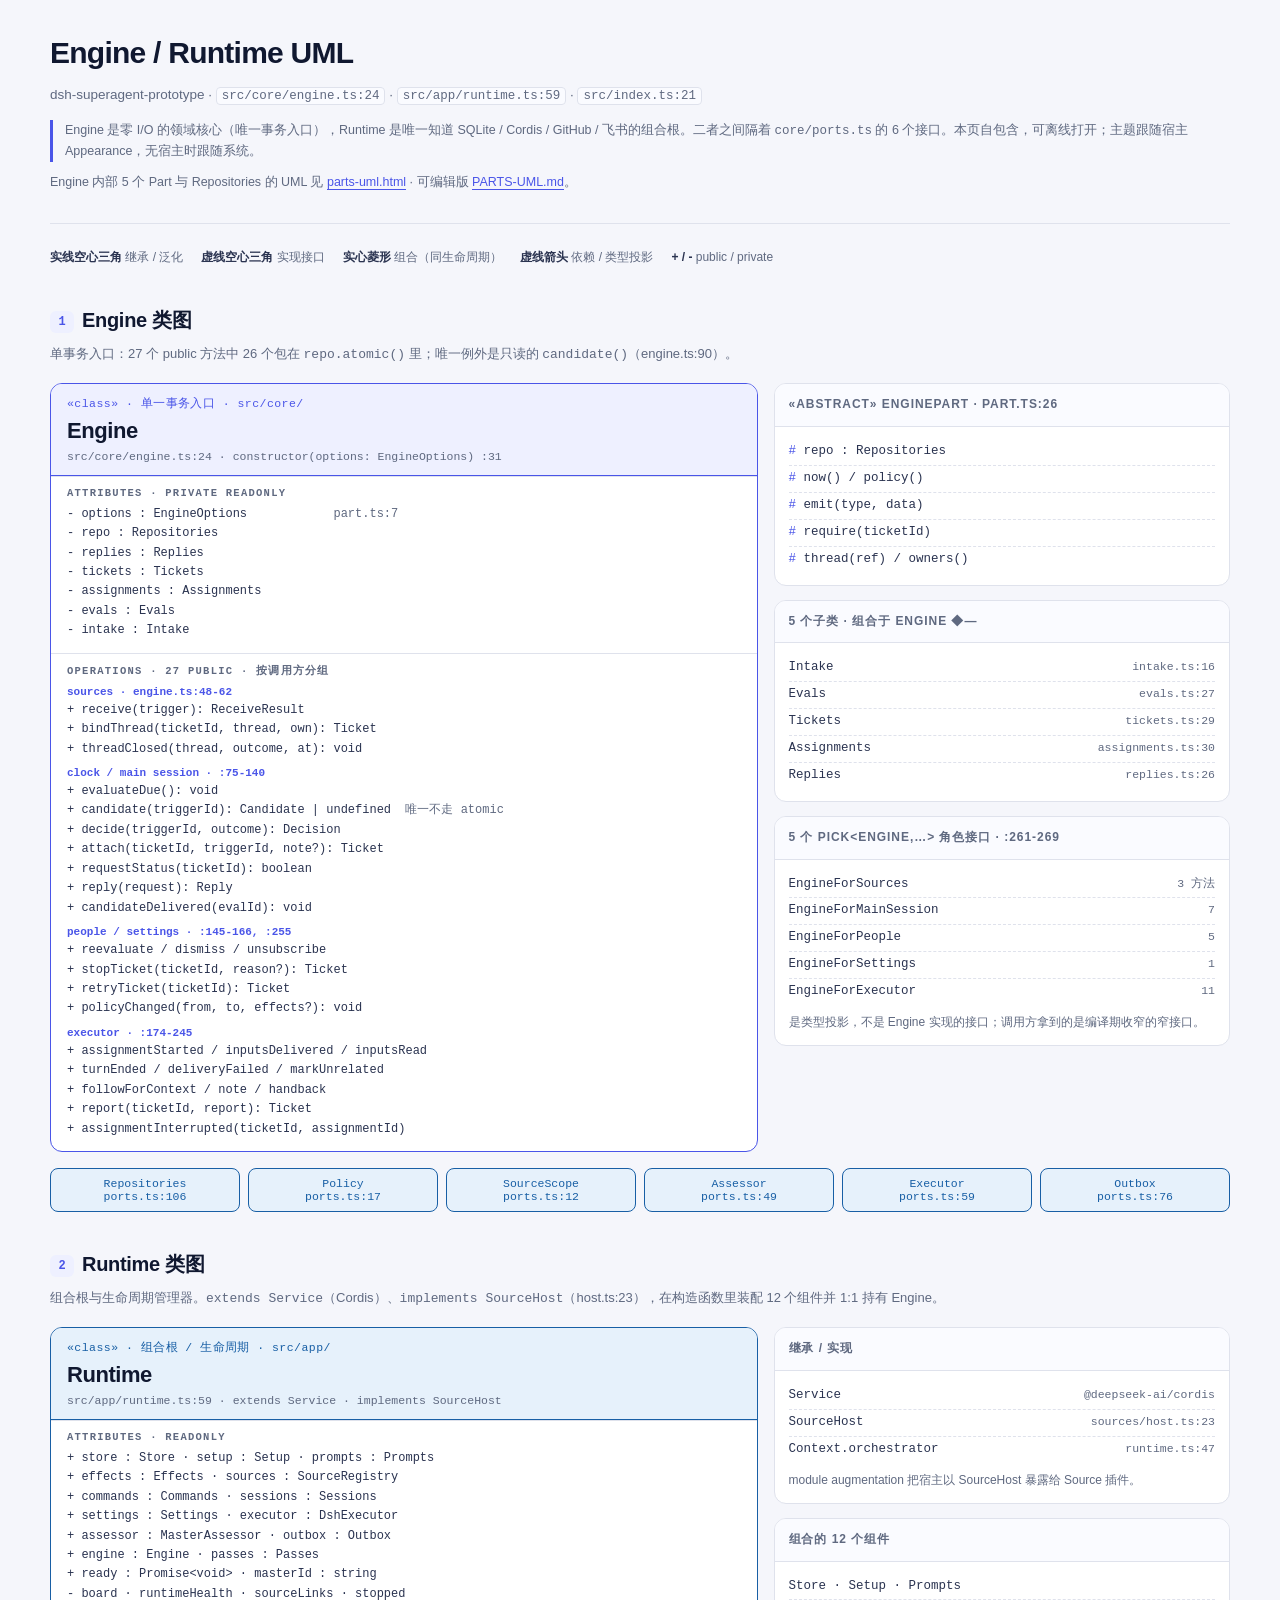
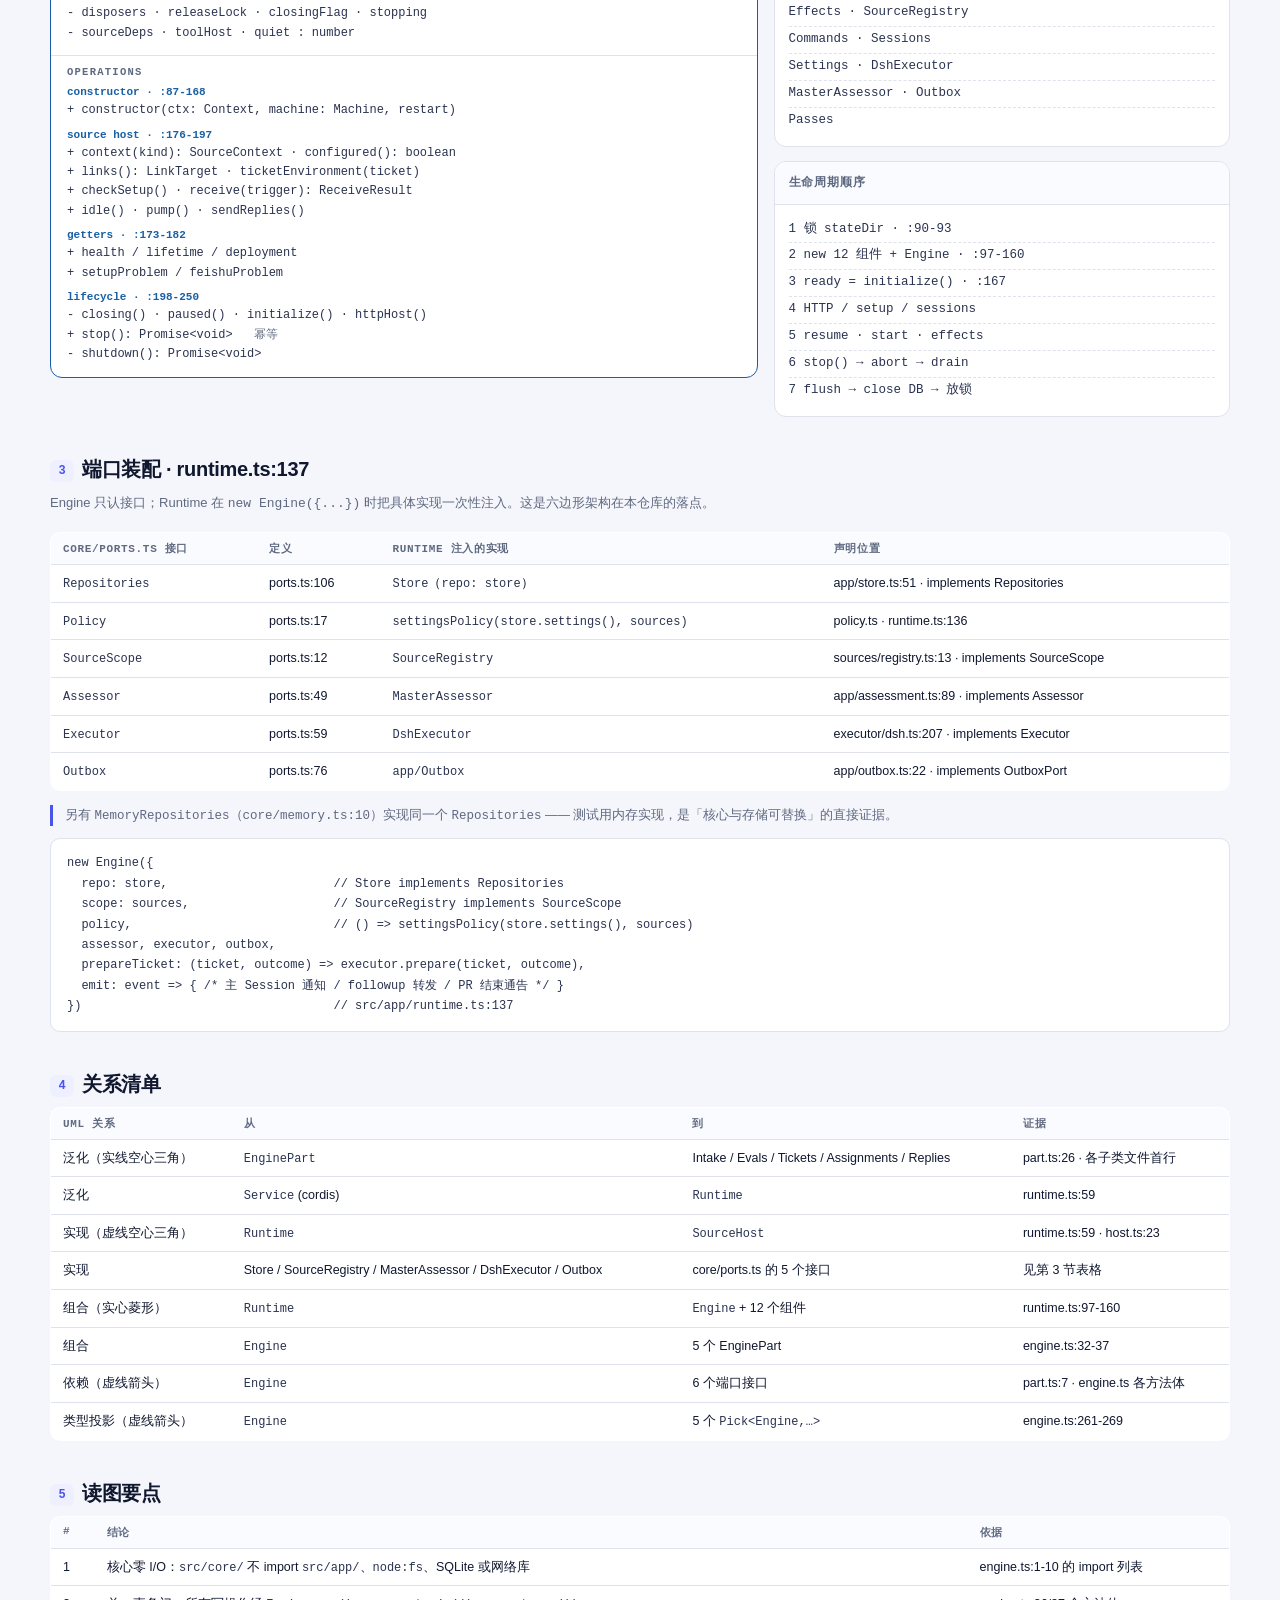
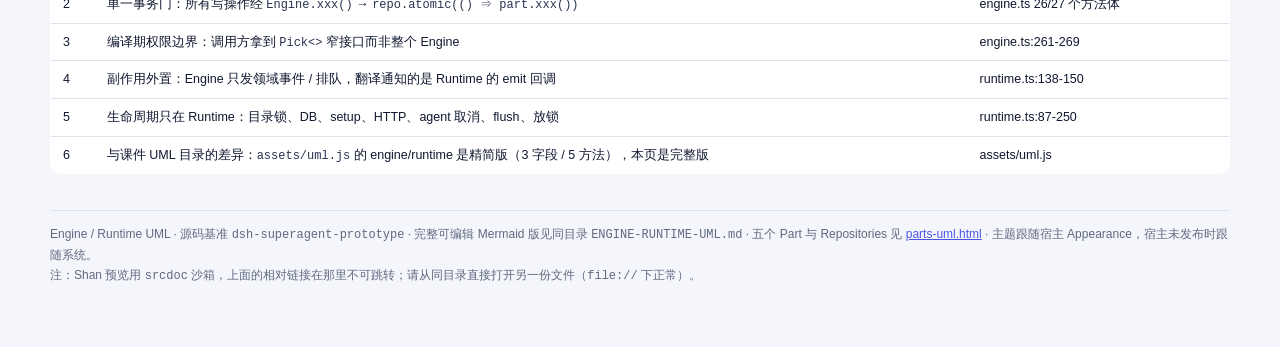
<file: lessons/super-agent/engine-runtime-uml.html>
<!DOCTYPE html>
<html lang="zh-CN">
<head>
<meta charset="utf-8">
<meta name="viewport" content="width=device-width, initial-scale=1">
<title>Engine / Runtime UML · dsh-superagent-prototype</title>
<style>
:root{
  --bg:#f5f6fb; --card:#ffffff; --card2:#fafbff; --ink:#101830; --ink2:#2a3350;
  --muted:#5f6980; --line:#dfe2ec; --accent:#4a55e8; --accent-soft:#eef0ff;
  --blue:#185fa5; --blue-soft:#e6f1fb; --green:#0f6e56; --green-soft:#e1f5ee;
  --mono:ui-monospace,"SF Mono",Menlo,Consolas,monospace;
  --sans:-apple-system,BlinkMacSystemFont,"Segoe UI","PingFang SC","Hiragino Sans GB","Microsoft YaHei",sans-serif;
}
html[data-theme="dark"]{
  --bg:#10121b; --card:#171a26; --card2:#1c2030; --ink:#eef1fb; --ink2:#c9d0e6;
  --muted:#98a1bb; --line:#2b3042; --accent:#8b93ff; --accent-soft:#1f2440;
  --blue:#85b7eb; --blue-soft:#152438; --green:#5dcaa5; --green-soft:#123027;
}
*{box-sizing:border-box}
body{margin:0;padding:28px 20px 60px;background:var(--bg);color:var(--ink);font:14px/1.65 var(--sans)}
.wrap{max-width:1180px;margin:0 auto}
header.top{border-bottom:1px solid var(--line);padding-bottom:18px;margin-bottom:24px}
h1{font-size:30px;letter-spacing:-.025em;margin:0 0 6px;font-weight:700}
.sub{color:var(--muted);font-size:13.5px;margin:0}
.sub code{font:12.5px var(--mono);background:var(--card2);border:1px solid var(--line);border-radius:4px;padding:1px 5px}
.note{margin:14px 0 0;font-size:12.5px;color:var(--muted);border-left:3px solid var(--accent);padding-left:12px}
h2{font-size:20px;margin:36px 0 6px;letter-spacing:-.015em}
h2 .n{display:inline-grid;place-items:center;width:24px;height:22px;border-radius:6px;background:var(--accent-soft);color:var(--accent);font:600 12px var(--mono);margin-right:8px;vertical-align:2px}
.lead{color:var(--muted);font-size:13px;margin:0 0 18px}
.legend{display:flex;flex-wrap:wrap;gap:8px 18px;margin:0 0 22px;font-size:12px;color:var(--muted)}
.legend b{color:var(--ink2);font-weight:600}
.grid{display:grid;grid-template-columns:minmax(0,1.55fr) minmax(280px,1fr);gap:16px;align-items:start}
.stack{display:flex;flex-direction:column;gap:14px}
.card{background:var(--card);border:1px solid var(--line);border-radius:12px;overflow:hidden}
.card>h3{font-size:12px;letter-spacing:.08em;text-transform:uppercase;color:var(--muted);margin:0;padding:11px 14px;border-bottom:1px solid var(--line);background:var(--card2);font-weight:600}
.card .body{padding:12px 14px}
ul.clean{list-style:none;margin:0;padding:0}
ul.clean li{font:12.5px/1.75 var(--mono);color:var(--ink2);padding:2px 0;border-bottom:1px dashed var(--line)}
ul.clean li:last-child{border-bottom:0}
ul.clean li .k{color:var(--accent)}
ul.clean li .src{color:var(--muted);float:right;font-size:11.5px}
.uml{border:1.5px solid var(--accent);border-radius:12px;overflow:hidden;background:var(--card)}
.uml .head{background:var(--accent-soft);padding:12px 16px;border-bottom:1.5px solid var(--accent)}
.uml .stereo{font:11.5px var(--mono);color:var(--accent);letter-spacing:.04em}
.uml .head h3{margin:2px 0 0;font-size:22px;letter-spacing:-.02em;font-weight:700}
.uml .head .at{font:11.5px var(--mono);color:var(--muted)}
.uml .comp{border-top:1px solid var(--line);padding:10px 16px 12px}
.uml .comp:first-of-type{border-top:0}
.uml .comp h4{margin:0 0 6px;font:600 10.5px var(--mono);letter-spacing:.12em;text-transform:uppercase;color:var(--muted)}
.uml .grp{margin:8px 0 3px;font:600 11px var(--mono);color:var(--accent)}
.uml .line{font:12px/1.62 var(--mono);color:var(--ink2);white-space:pre-wrap;word-break:break-word}
.uml .line .p{color:var(--green)}
.uml .line .q{color:var(--muted)}
.uml.blue{border-color:var(--blue)}
.uml.blue .head{background:var(--blue-soft);border-bottom-color:var(--blue)}
.uml.blue .stereo,.uml.blue .grp{color:var(--blue)}
.strip{display:grid;grid-template-columns:repeat(6,minmax(0,1fr));gap:8px;margin:16px 0 0}
.chip{background:var(--blue-soft);border:1px solid var(--blue);color:var(--blue);border-radius:8px;padding:8px 6px;text-align:center;font:11.5px var(--mono);word-break:break-word}
table{width:100%;border-collapse:collapse;font-size:12.5px;background:var(--card);border:1px solid var(--line);border-radius:10px;overflow:hidden}
th,td{text-align:left;padding:8px 12px;border-bottom:1px solid var(--line);vertical-align:top}
th{background:var(--card2);font:600 11px var(--mono);letter-spacing:.06em;color:var(--muted);text-transform:uppercase}
tr:last-child td{border-bottom:0}
td code{font:12px var(--mono);color:var(--ink2)}
td .src{font:11.5px var(--mono);color:var(--muted)}
pre{background:var(--card);border:1px solid var(--line);border-radius:10px;padding:14px 16px;overflow:auto;font:12px/1.7 var(--mono);color:var(--ink2)}
.kbd{font:11.5px var(--mono);background:var(--accent-soft);color:var(--accent);border-radius:4px;padding:1px 5px}
footer{margin-top:36px;padding-top:14px;border-top:1px solid var(--line);color:var(--muted);font-size:12px}
@media (max-width:900px){.grid{grid-template-columns:1fr}.strip{grid-template-columns:repeat(3,1fr)}}
</style>
</head>
<body>
<div class="wrap">
<header class="top">
  <h1>Engine / Runtime UML</h1>
  <p class="sub">dsh-superagent-prototype · <code>src/core/engine.ts:24</code> · <code>src/app/runtime.ts:59</code> · <code>src/index.ts:21</code></p>
  <p class="note">Engine 是零 I/O 的领域核心（唯一事务入口），Runtime 是唯一知道 SQLite / Cordis / GitHub / 飞书的组合根。二者之间隔着 <code>core/ports.ts</code> 的 6 个接口。本页自包含，可离线打开；主题跟随宿主 Appearance，无宿主时跟随系统。</p>
  <p class="cross" style="margin-top:10px;font-size:12.5px;color:var(--muted)">Engine 内部 5 个 Part 与 Repositories 的 UML 见 <a href="parts-uml.html" style="color:var(--accent);text-decoration:none;border-bottom:1px solid var(--accent)">parts-uml.html</a> · 可编辑版 <a href="PARTS-UML.md" style="color:var(--accent);text-decoration:none;border-bottom:1px solid var(--accent)">PARTS-UML.md</a>。</p>
</header>

<div class="legend">
  <span><b>实线空心三角</b> 继承 / 泛化</span>
  <span><b>虚线空心三角</b> 实现接口</span>
  <span><b>实心菱形</b> 组合（同生命周期）</span>
  <span><b>虚线箭头</b> 依赖 / 类型投影</span>
  <span><b>+ / -</b> public / private</span>
</div>

<h2><span class="n">1</span>Engine 类图</h2>
<p class="lead">单事务入口：27 个 public 方法中 26 个包在 <code>repo.atomic()</code> 里；唯一例外是只读的 <code>candidate()</code>（engine.ts:90）。</p>
<div class="grid">
  <div class="uml">
    <div class="head">
      <div class="stereo">«class» · 单一事务入口 · src/core/</div>
      <h3>Engine</h3>
      <div class="at">src/core/engine.ts:24 · constructor(options: EngineOptions) :31</div>
    </div>
    <div class="comp">
      <h4>attributes · private readonly</h4>
      <div class="line">- options : EngineOptions            <span class="q">part.ts:7</span></div>
      <div class="line">- repo : Repositories</div>
      <div class="line">- replies : Replies</div>
      <div class="line">- tickets : Tickets</div>
      <div class="line">- assignments : Assignments</div>
      <div class="line">- evals : Evals</div>
      <div class="line">- intake : Intake</div>
    </div>
    <div class="comp">
      <h4>operations · 27 public · 按调用方分组</h4>
      <div class="grp">sources · engine.ts:48-62</div>
      <div class="line">+ receive(trigger): ReceiveResult</div>
      <div class="line">+ bindThread(ticketId, thread, own): Ticket</div>
      <div class="line">+ threadClosed(thread, outcome, at): void</div>
      <div class="grp">clock / main session · :75-140</div>
      <div class="line">+ evaluateDue(): void</div>
      <div class="line">+ candidate(triggerId): Candidate | undefined  <span class="q">唯一不走 atomic</span></div>
      <div class="line">+ decide(triggerId, outcome): Decision</div>
      <div class="line">+ attach(ticketId, triggerId, note?): Ticket</div>
      <div class="line">+ requestStatus(ticketId): boolean</div>
      <div class="line">+ reply(request): Reply</div>
      <div class="line">+ candidateDelivered(evalId): void</div>
      <div class="grp">people / settings · :145-166, :255</div>
      <div class="line">+ reevaluate / dismiss / unsubscribe</div>
      <div class="line">+ stopTicket(ticketId, reason?): Ticket</div>
      <div class="line">+ retryTicket(ticketId): Ticket</div>
      <div class="line">+ policyChanged(from, to, effects?): void</div>
      <div class="grp">executor · :174-245</div>
      <div class="line">+ assignmentStarted / inputsDelivered / inputsRead</div>
      <div class="line">+ turnEnded / deliveryFailed / markUnrelated</div>
      <div class="line">+ followForContext / note / handback</div>
      <div class="line">+ report(ticketId, report): Ticket</div>
      <div class="line">+ assignmentInterrupted(ticketId, assignmentId)</div>
    </div>
  </div>
  <div class="stack">
    <div class="card">
      <h3>«abstract» EnginePart · part.ts:26</h3>
      <div class="body">
        <ul class="clean">
          <li><span class="k">#</span> repo : Repositories</li>
          <li><span class="k">#</span> now() / policy()</li>
          <li><span class="k">#</span> emit(type, data)</li>
          <li><span class="k">#</span> require(ticketId)</li>
          <li><span class="k">#</span> thread(ref) / owners()</li>
        </ul>
      </div>
    </div>
    <div class="card">
      <h3>5 个子类 · 组合于 Engine ◆—</h3>
      <div class="body">
        <ul class="clean">
          <li>Intake <span class="src">intake.ts:16</span></li>
          <li>Evals <span class="src">evals.ts:27</span></li>
          <li>Tickets <span class="src">tickets.ts:29</span></li>
          <li>Assignments <span class="src">assignments.ts:30</span></li>
          <li>Replies <span class="src">replies.ts:26</span></li>
        </ul>
      </div>
    </div>
    <div class="card">
      <h3>5 个 Pick&lt;Engine,…&gt; 角色接口 · :261-269</h3>
      <div class="body">
        <ul class="clean">
          <li>EngineForSources <span class="src">3 方法</span></li>
          <li>EngineForMainSession <span class="src">7</span></li>
          <li>EngineForPeople <span class="src">5</span></li>
          <li>EngineForSettings <span class="src">1</span></li>
          <li>EngineForExecutor <span class="src">11</span></li>
        </ul>
        <p style="margin:8px 0 0;font-size:12px;color:var(--muted)">是类型投影，不是 Engine 实现的接口；调用方拿到的是编译期收窄的窄接口。</p>
      </div>
    </div>
  </div>
</div>
<div class="strip">
  <div class="chip">Repositories<br>ports.ts:106</div>
  <div class="chip">Policy<br>ports.ts:17</div>
  <div class="chip">SourceScope<br>ports.ts:12</div>
  <div class="chip">Assessor<br>ports.ts:49</div>
  <div class="chip">Executor<br>ports.ts:59</div>
  <div class="chip">Outbox<br>ports.ts:76</div>
</div>

<h2><span class="n">2</span>Runtime 类图</h2>
<p class="lead">组合根与生命周期管理器。<code>extends Service</code>（Cordis）、<code>implements SourceHost</code>（host.ts:23），在构造函数里装配 12 个组件并 1:1 持有 Engine。</p>
<div class="grid">
  <div class="uml blue">
    <div class="head">
      <div class="stereo">«class» · 组合根 / 生命周期 · src/app/</div>
      <h3>Runtime</h3>
      <div class="at">src/app/runtime.ts:59 · extends Service · implements SourceHost</div>
    </div>
    <div class="comp">
      <h4>attributes · readonly</h4>
      <div class="line">+ store : Store · setup : Setup · prompts : Prompts</div>
      <div class="line">+ effects : Effects · sources : SourceRegistry</div>
      <div class="line">+ commands : Commands · sessions : Sessions</div>
      <div class="line">+ settings : Settings · executor : DshExecutor</div>
      <div class="line">+ assessor : MasterAssessor · outbox : Outbox</div>
      <div class="line">+ engine : Engine · passes : Passes</div>
      <div class="line">+ ready : Promise&lt;void&gt; · masterId : string</div>
      <div class="line">- board · runtimeHealth · sourceLinks · stopped</div>
      <div class="line">- disposers · releaseLock · closingFlag · stopping</div>
      <div class="line">- sourceDeps · toolHost · quiet : number</div>
    </div>
    <div class="comp">
      <h4>operations</h4>
      <div class="grp">constructor · :87-168</div>
      <div class="line">+ constructor(ctx: Context, machine: Machine, restart)</div>
      <div class="grp">source host · :176-197</div>
      <div class="line">+ context(kind): SourceContext · configured(): boolean</div>
      <div class="line">+ links(): LinkTarget · ticketEnvironment(ticket)</div>
      <div class="line">+ checkSetup() · receive(trigger): ReceiveResult</div>
      <div class="line">+ idle() · pump() · sendReplies()</div>
      <div class="grp">getters · :173-182</div>
      <div class="line">+ health / lifetime / deployment</div>
      <div class="line">+ setupProblem / feishuProblem</div>
      <div class="grp">lifecycle · :198-250</div>
      <div class="line">- closing() · paused() · initialize() · httpHost()</div>
      <div class="line">+ stop(): Promise&lt;void&gt;   <span class="q">幂等</span></div>
      <div class="line">- shutdown(): Promise&lt;void&gt;</div>
    </div>
  </div>
  <div class="stack">
    <div class="card">
      <h3>继承 / 实现</h3>
      <div class="body">
        <ul class="clean">
          <li>Service <span class="src">@deepseek-ai/cordis</span></li>
          <li>SourceHost <span class="src">sources/host.ts:23</span></li>
          <li>Context.orchestrator <span class="src">runtime.ts:47</span></li>
        </ul>
        <p style="margin:8px 0 0;font-size:12px;color:var(--muted)">module augmentation 把宿主以 SourceHost 暴露给 Source 插件。</p>
      </div>
    </div>
    <div class="card">
      <h3>组合的 12 个组件</h3>
      <div class="body">
        <ul class="clean">
          <li>Store · Setup · Prompts</li>
          <li>Effects · SourceRegistry</li>
          <li>Commands · Sessions</li>
          <li>Settings · DshExecutor</li>
          <li>MasterAssessor · Outbox</li>
          <li>Passes</li>
        </ul>
      </div>
    </div>
    <div class="card">
      <h3>生命周期顺序</h3>
      <div class="body">
        <ul class="clean">
          <li>1 锁 stateDir · :90-93</li>
          <li>2 new 12 组件 + Engine · :97-160</li>
          <li>3 ready = initialize() · :167</li>
          <li>4 HTTP / setup / sessions</li>
          <li>5 resume · start · effects</li>
          <li>6 stop() → abort → drain</li>
          <li>7 flush → close DB → 放锁</li>
        </ul>
      </div>
    </div>
  </div>
</div>

<h2><span class="n">3</span>端口装配 · runtime.ts:137</h2>
<p class="lead">Engine 只认接口；Runtime 在 <code>new Engine({...})</code> 时把具体实现一次性注入。这是六边形架构在本仓库的落点。</p>
<table>
  <thead><tr><th>core/ports.ts 接口</th><th>定义</th><th>Runtime 注入的实现</th><th>声明位置</th></tr></thead>
  <tbody>
    <tr><td><code>Repositories</code></td><td class="src">ports.ts:106</td><td><code>Store</code>（<code>repo: store</code>）</td><td class="src">app/store.ts:51 · implements Repositories</td></tr>
    <tr><td><code>Policy</code></td><td class="src">ports.ts:17</td><td><code>settingsPolicy(store.settings(), sources)</code></td><td class="src">policy.ts · runtime.ts:136</td></tr>
    <tr><td><code>SourceScope</code></td><td class="src">ports.ts:12</td><td><code>SourceRegistry</code></td><td class="src">sources/registry.ts:13 · implements SourceScope</td></tr>
    <tr><td><code>Assessor</code></td><td class="src">ports.ts:49</td><td><code>MasterAssessor</code></td><td class="src">app/assessment.ts:89 · implements Assessor</td></tr>
    <tr><td><code>Executor</code></td><td class="src">ports.ts:59</td><td><code>DshExecutor</code></td><td class="src">executor/dsh.ts:207 · implements Executor</td></tr>
    <tr><td><code>Outbox</code></td><td class="src">ports.ts:76</td><td><code>app/Outbox</code></td><td class="src">app/outbox.ts:22 · implements OutboxPort</td></tr>
  </tbody>
</table>
<p class="note">另有 <code>MemoryRepositories</code>（<code>core/memory.ts:10</code>）实现同一个 <code>Repositories</code> —— 测试用内存实现，是「核心与存储可替换」的直接证据。</p>
<pre>new Engine({
  repo: store,                       // Store implements Repositories
  scope: sources,                    // SourceRegistry implements SourceScope
  policy,                            // () =&gt; settingsPolicy(store.settings(), sources)
  assessor, executor, outbox,
  prepareTicket: (ticket, outcome) =&gt; executor.prepare(ticket, outcome),
  emit: event =&gt; { /* 主 Session 通知 / followup 转发 / PR 结束通告 */ }
})                                   // src/app/runtime.ts:137</pre>

<h2><span class="n">4</span>关系清单</h2>
<table>
  <thead><tr><th>UML 关系</th><th>从</th><th>到</th><th>证据</th></tr></thead>
  <tbody>
    <tr><td>泛化（实线空心三角）</td><td><code>EnginePart</code></td><td>Intake / Evals / Tickets / Assignments / Replies</td><td class="src">part.ts:26 · 各子类文件首行</td></tr>
    <tr><td>泛化</td><td><code>Service</code> (cordis)</td><td><code>Runtime</code></td><td class="src">runtime.ts:59</td></tr>
    <tr><td>实现（虚线空心三角）</td><td><code>Runtime</code></td><td><code>SourceHost</code></td><td class="src">runtime.ts:59 · host.ts:23</td></tr>
    <tr><td>实现</td><td>Store / SourceRegistry / MasterAssessor / DshExecutor / Outbox</td><td>core/ports.ts 的 5 个接口</td><td class="src">见第 3 节表格</td></tr>
    <tr><td>组合（实心菱形）</td><td><code>Runtime</code></td><td><code>Engine</code> + 12 个组件</td><td class="src">runtime.ts:97-160</td></tr>
    <tr><td>组合</td><td><code>Engine</code></td><td>5 个 EnginePart</td><td class="src">engine.ts:32-37</td></tr>
    <tr><td>依赖（虚线箭头）</td><td><code>Engine</code></td><td>6 个端口接口</td><td class="src">part.ts:7 · engine.ts 各方法体</td></tr>
    <tr><td>类型投影（虚线箭头）</td><td><code>Engine</code></td><td>5 个 <code>Pick&lt;Engine,…&gt;</code></td><td class="src">engine.ts:261-269</td></tr>
  </tbody>
</table>

<h2><span class="n">5</span>读图要点</h2>
<table>
  <thead><tr><th>#</th><th>结论</th><th>依据</th></tr></thead>
  <tbody>
    <tr><td>1</td><td>核心零 I/O：<code>src/core/</code> 不 import <code>src/app/</code>、<code>node:fs</code>、SQLite 或网络库</td><td class="src">engine.ts:1-10 的 import 列表</td></tr>
    <tr><td>2</td><td>单一事务门：所有写操作经 <code>Engine.xxx()</code> → <code>repo.atomic(() ⇒ part.xxx())</code></td><td class="src">engine.ts 26/27 个方法体</td></tr>
    <tr><td>3</td><td>编译期权限边界：调用方拿到 <code>Pick&lt;&gt;</code> 窄接口而非整个 Engine</td><td class="src">engine.ts:261-269</td></tr>
    <tr><td>4</td><td>副作用外置：Engine 只发领域事件 / 排队，翻译通知的是 Runtime 的 emit 回调</td><td class="src">runtime.ts:138-150</td></tr>
    <tr><td>5</td><td>生命周期只在 Runtime：目录锁、DB、setup、HTTP、agent 取消、flush、放锁</td><td class="src">runtime.ts:87-250</td></tr>
    <tr><td>6</td><td>与课件 UML 目录的差异：<code>assets/uml.js</code> 的 engine/runtime 是精简版（3 字段 / 5 方法），本页是完整版</td><td class="src">assets/uml.js</td></tr>
  </tbody>
</table>

<footer>
  Engine / Runtime UML · 源码基准 <code>dsh-superagent-prototype</code> · 完整可编辑 Mermaid 版见同目录 <code>ENGINE-RUNTIME-UML.md</code> · 五个 Part 与 Repositories 见 <a href="parts-uml.html" style="color:var(--accent)">parts-uml.html</a> · 主题跟随宿主 Appearance，宿主未发布时跟随系统。
  <br><span style="color:var(--muted)">注：Shan 预览用 <code>srcdoc</code> 沙箱，上面的相对链接在那里不可跳转；请从同目录直接打开另一份文件（<code>file://</code> 下正常）。</span>
</footer>
</div>
<script>
(function () {
  try {
    var hint = window.__SHAN_THEME__ || window.WAY2SA_PARENT_THEME;
    var q = window.matchMedia('(prefers-color-scheme: dark)');
    function apply() {
      var t = (hint === 'dark' || hint === 'light') ? hint : (q.matches ? 'dark' : 'light');
      document.documentElement.setAttribute('data-theme', t);
      document.documentElement.style.colorScheme = t;
    }
    apply();
    if (q.addEventListener) q.addEventListener('change', apply);
    window.addEventListener('message', function (e) {
      var d = e.data;
      if (!d) return;
      var v = d.shanTheme || d.way2saTheme;
      if (v === 'dark' || v === 'light') { hint = v; apply(); }
    });
  } catch (e) { /* opaque-origin sandbox: fall back to the CSS media query */ }
})();
</script>
</body>
</html>
</file>
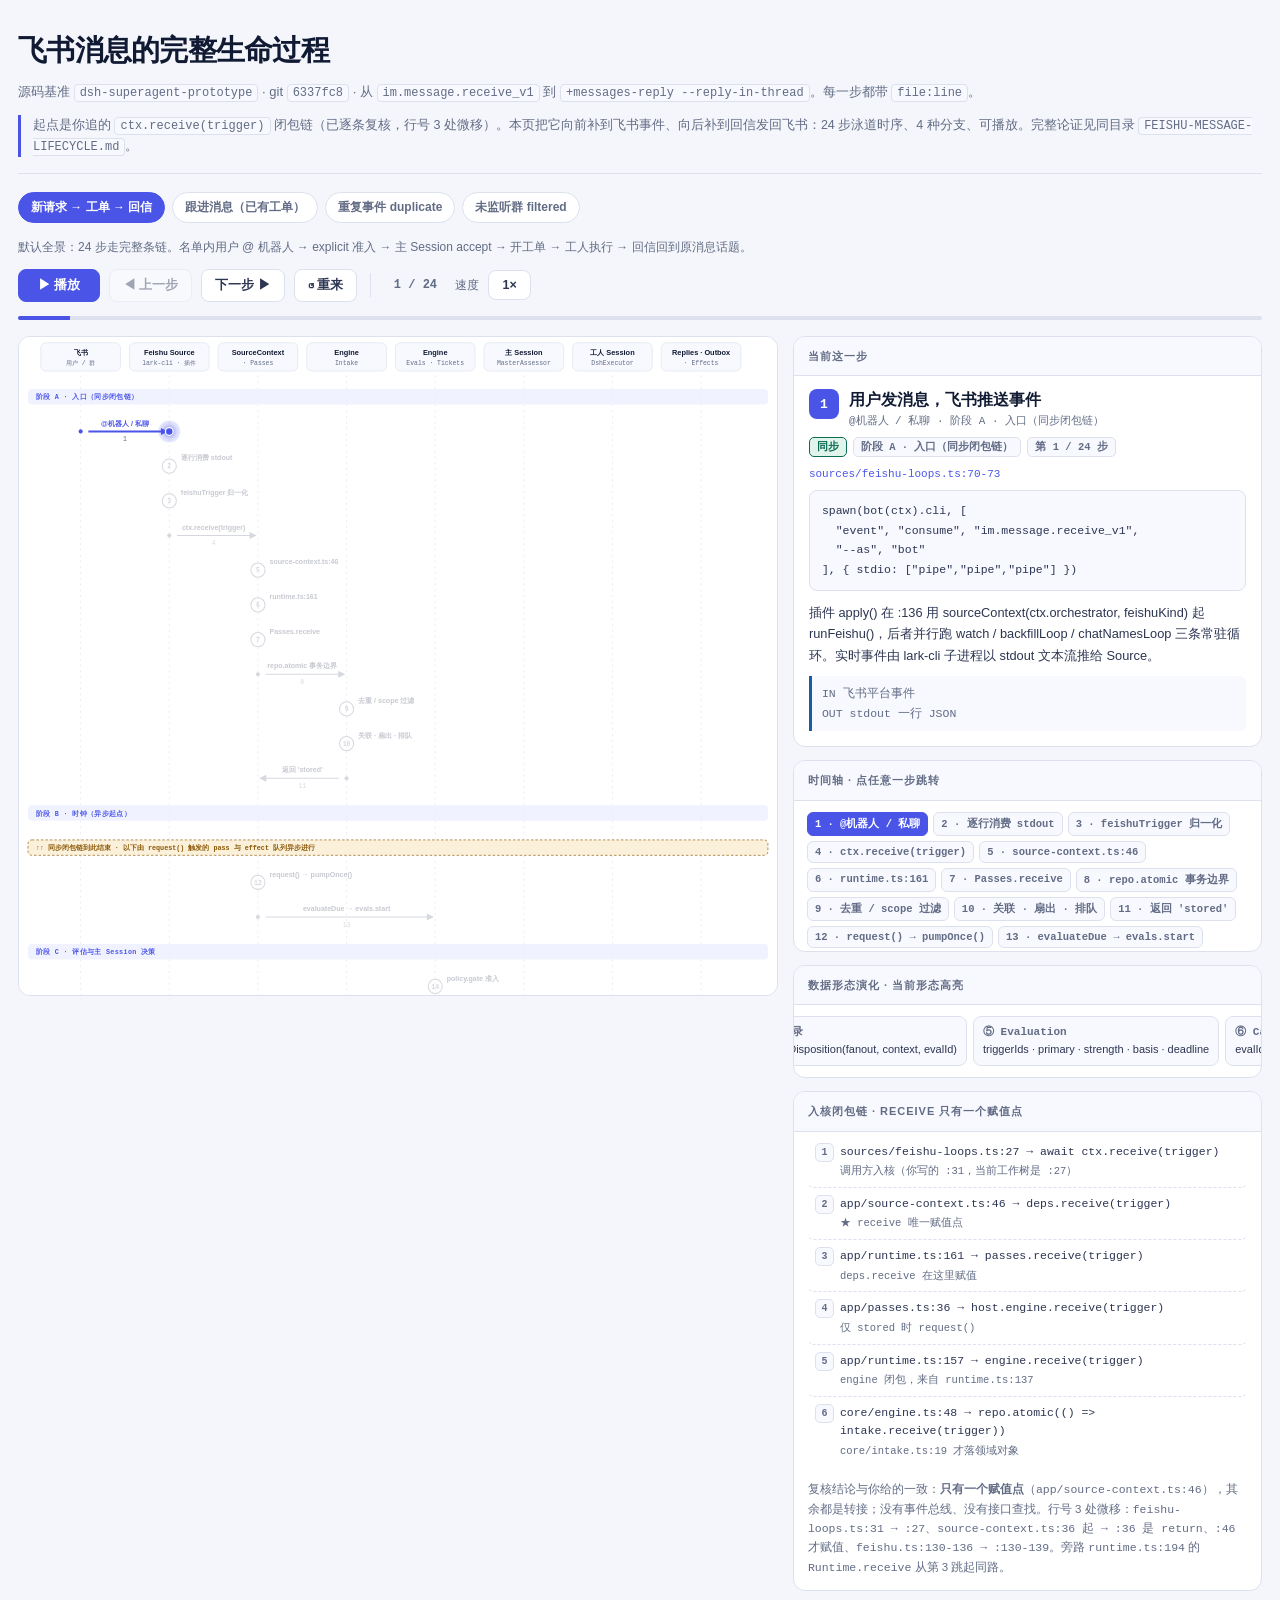
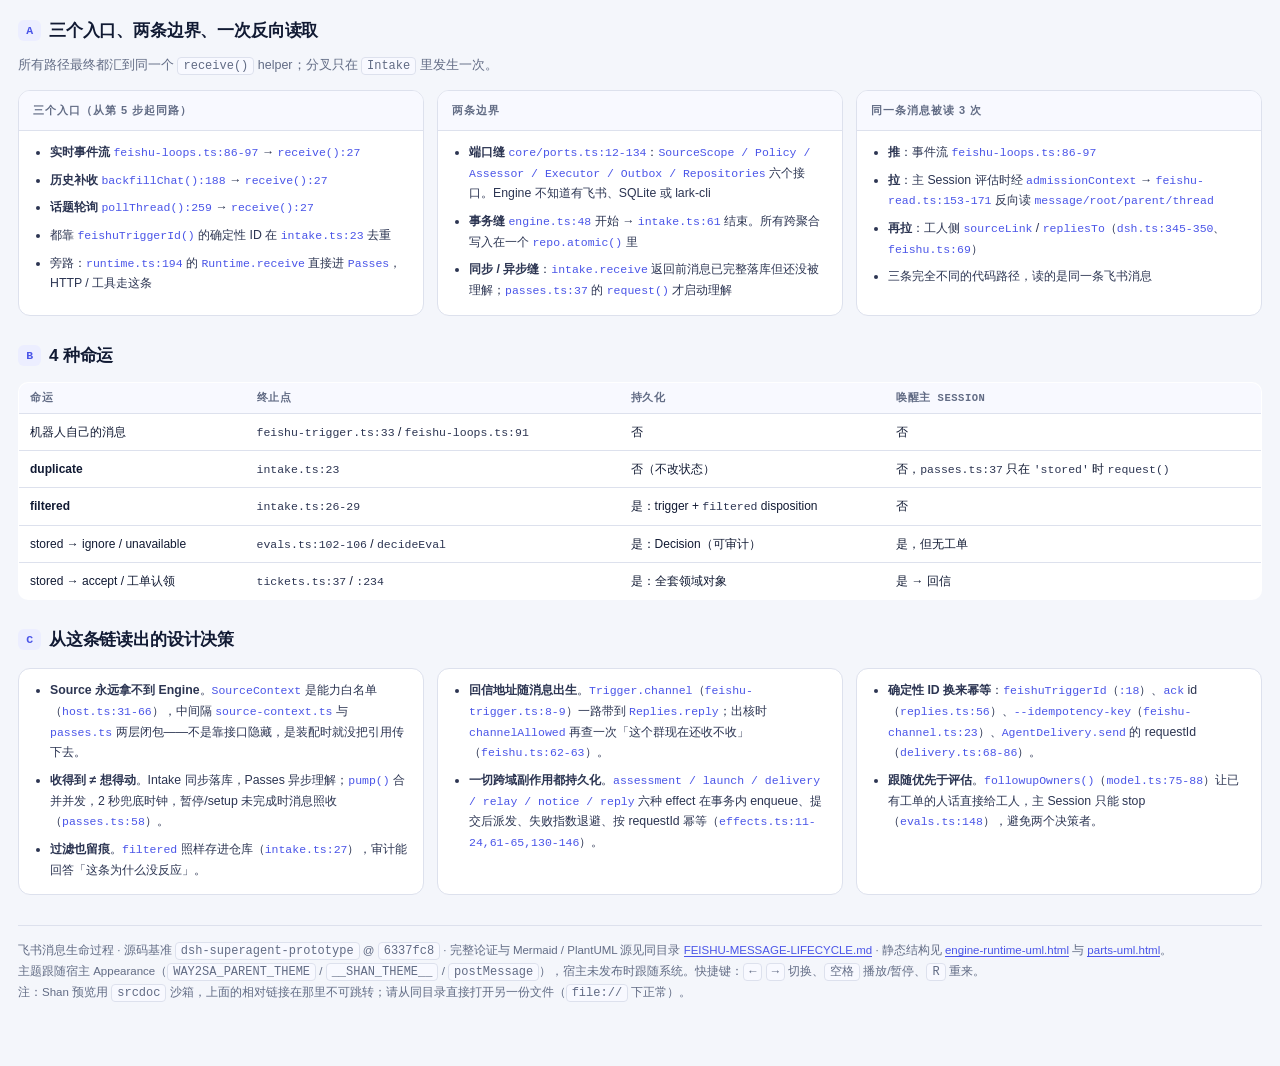
<file: lessons/super-agent/feishu-message-lifecycle.html>
<!DOCTYPE html>
<html lang="zh-CN">
<head>
<meta charset="utf-8">
<meta name="viewport" content="width=device-width, initial-scale=1">
<title>飞书消息的完整生命过程 · dsh-superagent-prototype</title>
<style>
:root{
  --bg:#f4f6fb; --card:#ffffff; --card2:#f8f9ff; --ink:#111a33; --ink2:#2c3552;
  --muted:#626c85; --line:#dde1ed; --accent:#4a55e8; --accent-soft:#eceeff;
  --blue:#155fa8; --blue-soft:#e6f1fc; --green:#0c6b53; --green-soft:#e0f4ec;
  --amber:#8a5604; --amber-soft:#fbf1da; --red:#b1362f; --red-soft:#fbeae8;
  --mono:ui-monospace,"SF Mono",Menlo,Consolas,"Liberation Mono",monospace;
  --sans:-apple-system,BlinkMacSystemFont,"Segoe UI","PingFang SC","Hiragino Sans GB","Microsoft YaHei",sans-serif;
}
html[data-theme="dark"]{
  --bg:#0f111a; --card:#171a27; --card2:#1c2030; --ink:#eef1fb; --ink2:#c9d1e8;
  --muted:#98a2bd; --line:#2c3246; --accent:#939bff; --accent-soft:#20264a;
  --blue:#8bbcf0; --blue-soft:#14263b; --green:#63d1aa; --green-soft:#123027;
  --amber:#eec175; --amber-soft:#32270f; --red:#f08b84; --red-soft:#3a1c1b;
}
*{box-sizing:border-box}
body{margin:0;padding:26px 18px 64px;background:var(--bg);color:var(--ink);font:14px/1.68 var(--sans)}
.wrap{max-width:1360px;margin:0 auto}
header.top{border-bottom:1px solid var(--line);padding-bottom:16px;margin-bottom:18px}
h1{font-size:29px;letter-spacing:-.025em;margin:0 0 6px;font-weight:700}
.sub{color:var(--muted);font-size:13px;margin:0}
.sub code,.lead code,.note code,footer code{font:12px var(--mono);background:var(--card2);border:1px solid var(--line);border-radius:4px;padding:1px 5px}
.note{margin:12px 0 0;font-size:12.5px;color:var(--muted);border-left:3px solid var(--accent);padding-left:12px}
h2{font-size:17px;margin:26px 0 10px;letter-spacing:-.01em}
h2 .n{display:inline-grid;place-items:center;width:23px;height:21px;border-radius:6px;background:var(--accent-soft);color:var(--accent);font:600 11.5px var(--mono);margin-right:8px;vertical-align:2px}
.lead{color:var(--muted);font-size:12.5px;margin:0 0 14px}
.card{background:var(--card);border:1px solid var(--line);border-radius:12px;overflow:hidden}
.card>h3{font-size:11px;letter-spacing:.09em;text-transform:uppercase;color:var(--muted);margin:0;padding:10px 14px;border-bottom:1px solid var(--line);background:var(--card2);font-weight:600}

/* controls */
.bar{display:flex;flex-wrap:wrap;align-items:center;gap:9px;margin:0 0 14px}
button{font:600 12.5px var(--sans);color:var(--ink2);background:var(--card);border:1px solid var(--line);border-radius:8px;padding:7px 13px;cursor:pointer;transition:.15s}
button:hover{border-color:var(--accent);color:var(--accent)}
button.primary{background:var(--accent);border-color:var(--accent);color:#fff;min-width:82px}
html[data-theme="dark"] button.primary{color:#10121b}
button:disabled{opacity:.42;cursor:not-allowed}
.sep{width:1px;height:24px;background:var(--line);margin:0 4px}
.counter{font:600 12px var(--mono);color:var(--muted);min-width:62px;text-align:center}
.speed{font:11.5px var(--mono);color:var(--muted)}
.scenarios{display:flex;flex-wrap:wrap;gap:7px;margin:0 0 14px}
.chip{font:600 12px var(--sans);padding:6px 12px;border-radius:20px;border:1px solid var(--line);background:var(--card);color:var(--muted);cursor:pointer;transition:.15s}
.chip:hover{border-color:var(--accent)}
.chip.on{background:var(--accent);border-color:var(--accent);color:#fff}
html[data-theme="dark"] .chip.on{color:#10121b}
.scenario-desc{font-size:12px;color:var(--muted);margin:0 0 12px;min-height:19px}
.progress{height:4px;background:var(--line);border-radius:4px;overflow:hidden;margin:0 0 16px}
.progress i{display:block;height:100%;background:var(--accent);width:0;transition:width .35s ease}

/* main grid */
.grid{display:grid;grid-template-columns:minmax(0,1.62fr) minmax(300px,1fr);gap:15px;align-items:start}
.diagram{background:var(--card);border:1px solid var(--line);border-radius:12px;overflow:auto;max-height:660px;position:relative}
.diagram svg{display:block;width:100%;height:auto}
.rightcol{display:flex;flex-direction:column;gap:13px}

/* SVG */
.lifeline{stroke:var(--line);stroke-width:1;stroke-dasharray:3 6}
.lane-head{fill:var(--card2);stroke:var(--line);stroke-width:1}
.lane-name{fill:var(--ink);font:600 11.5px var(--sans);text-anchor:middle}
.lane-sub{fill:var(--muted);font:10px var(--mono);text-anchor:middle}
.band{fill:var(--accent-soft);opacity:.72}
.band-div{fill:var(--amber-soft);stroke:var(--amber);stroke-width:1;stroke-dasharray:4 3}
.band-label{fill:var(--accent);font:600 10.5px var(--mono);letter-spacing:.05em}
.band-label-div{fill:var(--amber);font:600 10.5px var(--mono)}
.step{cursor:pointer}
.step .arrow{stroke:var(--muted);stroke-width:1.6}
.step .tip{fill:var(--muted)}
.step .endpoint{fill:var(--muted)}
.step .self-dot{fill:var(--card);stroke:var(--muted);stroke-width:1.6}
.step .self-num{fill:var(--muted);font:600 10px var(--mono);text-anchor:middle}
.step .lbl{fill:var(--ink2);font:600 11px var(--sans);paint-order:stroke;stroke:var(--card);stroke-width:3.5px;stroke-linejoin:round}
.step .idx{fill:var(--muted);font:10px var(--mono)}
.step.done{opacity:.52}
.step.future{opacity:.26}
.step.done .arrow{stroke:var(--blue)}
.step.done .endpoint,.step.done .tip{fill:var(--blue)}
.step.active .arrow{stroke:var(--accent);stroke-width:3}
.step.active .endpoint,.step.active .tip{fill:var(--accent)}
.step.active .self-dot{fill:var(--accent-soft);stroke:var(--accent);stroke-width:2.5}
.step.active .self-num{fill:var(--accent)}
.step.active .lbl{fill:var(--accent);font-weight:700}
.step:hover .lbl{fill:var(--accent)}
.step.active .halo{fill:var(--accent);opacity:.13}
#token{fill:var(--accent);stroke:var(--card);stroke-width:2;filter:drop-shadow(0 0 5px var(--accent))}

/* detail */
.detail .body{padding:13px 15px 15px}
.dhead{display:flex;align-items:flex-start;gap:10px;margin-bottom:9px}
.dnum{display:grid;place-items:center;flex:0 0 30px;height:30px;border-radius:8px;background:var(--accent);color:#fff;font:700 13px var(--mono)}
html[data-theme="dark"] .dnum{color:#10121b}
.dtitle{font-size:15.5px;font-weight:700;line-height:1.4;margin:0}
.dphase{font:11px var(--mono);color:var(--muted);margin-top:2px}
.badges{display:flex;flex-wrap:wrap;gap:6px;margin:0 0 11px}
.badge{font:600 10.5px var(--mono);border-radius:5px;padding:2px 7px;border:1px solid var(--line);color:var(--muted);background:var(--card2)}
.badge.sync{color:var(--green);border-color:var(--green);background:var(--green-soft)}
.badge.async{color:var(--amber);border-color:var(--amber);background:var(--amber-soft)}
.badge.domain{color:var(--blue);border-color:var(--blue);background:var(--blue-soft)}
.badge.branch{color:var(--red);border-color:var(--red);background:var(--red-soft)}
pre{margin:0 0 11px;background:var(--card2);border:1px solid var(--line);border-radius:8px;padding:10px 12px;overflow:auto;font:11.5px/1.72 var(--mono);color:var(--ink2);white-space:pre-wrap;word-break:break-word}
.src{font:11px var(--mono);color:var(--accent);margin:0 0 10px;word-break:break-all}
.dtext{font-size:12.8px;color:var(--ink2);margin:0 0 10px}
.dtext b{color:var(--ink)}
.io{font:11.5px/1.7 var(--mono);color:var(--muted);background:var(--card2);border-left:3px solid var(--blue);padding:8px 10px;border-radius:0 6px 6px 0;word-break:break-word}

/* timeline */
.timeline{display:flex;flex-wrap:wrap;gap:5px;padding:11px 13px;max-height:150px;overflow:auto}
.tl{font:600 10.5px var(--mono);border:1px solid var(--line);background:var(--card2);color:var(--muted);border-radius:6px;padding:4px 7px;cursor:pointer;max-width:100%;white-space:nowrap;overflow:hidden;text-overflow:ellipsis}
.tl:hover{border-color:var(--accent)}
.tl.done{color:var(--blue);border-color:var(--blue)}
.tl.on{background:var(--accent);border-color:var(--accent);color:#fff}
html[data-theme="dark"] .tl.on{color:#10121b}

/* shape strip */
.shapes{display:flex;gap:6px;overflow-x:auto;padding:11px 13px}
.shape{flex:0 0 auto;border:1px solid var(--line);background:var(--card2);border-radius:8px;padding:7px 9px;min-width:104px}
.shape b{display:block;font:600 11px var(--mono);color:var(--muted)}
.shape span{display:block;font-size:11px;color:var(--ink2);margin-top:3px;line-height:1.45}
.shape.on{border-color:var(--accent);background:var(--accent-soft)}
.shape.on b{color:var(--accent)}

/* chain */
.chain{padding:4px 14px 14px}
.chain ol{list-style:none;margin:0;padding:0;counter-reset:c}
.chain li{counter-increment:c;font:11.5px/1.6 var(--mono);color:var(--ink2);padding:7px 9px 7px 32px;position:relative;border-bottom:1px dashed var(--line);border-radius:6px}
.chain li:last-child{border-bottom:0}
.chain li:before{content:counter(c);position:absolute;left:7px;top:7px;width:17px;height:17px;border-radius:5px;background:var(--card2);border:1px solid var(--line);color:var(--muted);font:600 10px var(--mono);display:grid;place-items:center}
.chain li.on{background:var(--accent-soft);color:var(--accent);font-weight:600}
.chain li.on:before{background:var(--accent);color:#fff;border-color:var(--accent)}
.chain li em{font-style:normal;color:var(--muted);display:block;font-size:10.5px;margin-top:2px}
.chain li.on em{color:var(--accent);opacity:.8}
.footnote{font-size:11.5px;color:var(--muted);padding:0 14px 13px}

/* lower sections */
.cols{display:grid;grid-template-columns:repeat(3,minmax(0,1fr));gap:13px;margin-top:14px}
.cols .card .body{padding:11px 14px 14px;font-size:12.3px;color:var(--ink2)}
.cols ul{margin:0;padding-left:17px}
.cols li{margin-bottom:7px}
.cols li:last-child{margin-bottom:0}
.cols code{font:11.5px var(--mono);color:var(--accent)}
table{width:100%;border-collapse:collapse;font-size:12px;background:var(--card);border:1px solid var(--line);border-radius:10px;overflow:hidden;margin-top:12px}
th,td{text-align:left;padding:8px 11px;border-bottom:1px solid var(--line);vertical-align:top}
th{background:var(--card2);font:600 10.5px var(--mono);letter-spacing:.05em;color:var(--muted);text-transform:uppercase}
tr:last-child td{border-bottom:0}
td code{font:11.5px var(--mono);color:var(--ink2)}
.mono{font:11.5px var(--mono);color:var(--muted)}
footer{margin-top:30px;padding-top:14px;border-top:1px solid var(--line);font-size:11.5px;color:var(--muted);line-height:1.8}
footer a{color:var(--accent);text-decoration:none;border-bottom:1px solid var(--accent)}
@media (max-width:1080px){.grid{grid-template-columns:1fr}.cols{grid-template-columns:1fr}.diagram{max-height:520px}}
@media (max-width:640px){body{padding:16px 10px 44px}h1{font-size:23px}.bar{gap:6px}button{padding:6px 10px}}
</style>
</head>
<body>
<div class="wrap">

<header class="top">
  <h1>飞书消息的完整生命过程</h1>
  <p class="sub">源码基准 <code>dsh-superagent-prototype</code> · git <code>6337fc8</code> · 从 <code>im.message.receive_v1</code> 到 <code>+messages-reply --reply-in-thread</code>。每一步都带 <code>file:line</code>。</p>
  <p class="note">起点是你追的 <code>ctx.receive(trigger)</code> 闭包链（已逐条复核，行号 3 处微移）。本页把它向前补到飞书事件、向后补到回信发回飞书：24 步泳道时序、4 种分支、可播放。完整论证见同目录 <code>FEISHU-MESSAGE-LIFECYCLE.md</code>。</p>
</header>

<div class="scenarios" id="scenarios"></div>
<p class="scenario-desc" id="scenarioDesc"></p>

<div class="bar">
  <button class="primary" id="play">▶ 播放</button>
  <button id="prev">◀ 上一步</button>
  <button id="next">下一步 ▶</button>
  <button id="restart">↺ 重来</button>
  <span class="sep"></span>
  <span class="counter" id="counter">1 / 24</span>
  <span class="speed">速度</span>
  <button id="speed" data-i="1">1×</button>
</div>
<div class="progress"><i id="progress"></i></div>

<div class="grid">
  <div class="diagram" id="diagram"><svg id="svg" role="img" aria-label="飞书消息生命周期泳道时序图"></svg></div>
  <div class="rightcol">
    <div class="card detail" id="detail"></div>
    <div class="card"><h3>时间轴 · 点任意一步跳转</h3><div class="timeline" id="timeline"></div></div>
    <div class="card"><h3>数据形态演化 · 当前形态高亮</h3><div class="shapes" id="shapes"></div></div>
    <div class="card"><h3>入核闭包链 · receive 只有一个赋值点</h3><div class="chain" id="chain"></div><div class="footnote" id="chainNote"></div></div>
  </div>
</div>

<h2><span class="n">A</span>三个入口、两条边界、一次反向读取</h2>
<p class="lead">所有路径最终都汇到同一个 <code>receive()</code> helper；分叉只在 <code>Intake</code> 里发生一次。</p>
<div class="cols">
  <div class="card"><h3>三个入口（从第 5 步起同路）</h3><div class="body"><ul>
    <li><b>实时事件流</b> <code>feishu-loops.ts:86-97</code> → <code>receive():27</code></li>
    <li><b>历史补收</b> <code>backfillChat():188</code> → <code>receive():27</code></li>
    <li><b>话题轮询</b> <code>pollThread():259</code> → <code>receive():27</code></li>
    <li>都靠 <code>feishuTriggerId()</code> 的确定性 ID 在 <code>intake.ts:23</code> 去重</li>
    <li>旁路：<code>runtime.ts:194</code> 的 <code>Runtime.receive</code> 直接进 <code>Passes</code>，HTTP / 工具走这条</li>
  </ul></div></div>
  <div class="card"><h3>两条边界</h3><div class="body"><ul>
    <li><b>端口缝</b> <code>core/ports.ts:12-134</code>：<code>SourceScope / Policy / Assessor / Executor / Outbox / Repositories</code> 六个接口。Engine 不知道有飞书、SQLite 或 lark-cli</li>
    <li><b>事务缝</b> <code>engine.ts:48</code> 开始 → <code>intake.ts:61</code> 结束。所有跨聚合写入在一个 <code>repo.atomic()</code> 里</li>
    <li><b>同步 / 异步缝</b>：<code>intake.receive</code> 返回前消息已完整落库但还没被理解；<code>passes.ts:37</code> 的 <code>request()</code> 才启动理解</li>
  </ul></div></div>
  <div class="card"><h3>同一条消息被读 3 次</h3><div class="body"><ul>
    <li><b>推</b>：事件流 <code>feishu-loops.ts:86-97</code></li>
    <li><b>拉</b>：主 Session 评估时经 <code>admissionContext</code> → <code>feishu-read.ts:153-171</code> 反向读 <code>message/root/parent/thread</code></li>
    <li><b>再拉</b>：工人侧 <code>sourceLink</code> / <code>repliesTo</code>（<code>dsh.ts:345-350</code>、<code>feishu.ts:69</code>）</li>
    <li>三条完全不同的代码路径，读的是同一条飞书消息</li>
  </ul></div></div>
</div>

<h2><span class="n">B</span>4 种命运</h2>
<table>
<thead><tr><th>命运</th><th>终止点</th><th>持久化</th><th>唤醒主 Session</th></tr></thead>
<tbody>
<tr><td>机器人自己的消息</td><td><code>feishu-trigger.ts:33</code> / <code>feishu-loops.ts:91</code></td><td>否</td><td>否</td></tr>
<tr><td><b>duplicate</b></td><td><code>intake.ts:23</code></td><td>否（不改状态）</td><td>否，<code>passes.ts:37</code> 只在 <code>'stored'</code> 时 <code>request()</code></td></tr>
<tr><td><b>filtered</b></td><td><code>intake.ts:26-29</code></td><td>是：trigger + <code>filtered</code> disposition</td><td>否</td></tr>
<tr><td>stored → ignore / unavailable</td><td><code>evals.ts:102-106</code> / <code>decideEval</code></td><td>是：Decision（可审计）</td><td>是，但无工单</td></tr>
<tr><td>stored → accept / 工单认领</td><td><code>tickets.ts:37</code> / <code>:234</code></td><td>是：全套领域对象</td><td>是 → 回信</td></tr>
</tbody>
</table>

<h2><span class="n">C</span>从这条链读出的设计决策</h2>
<div class="cols">
  <div class="card"><div class="body"><ul>
    <li><b>Source 永远拿不到 Engine</b>。<code>SourceContext</code> 是能力白名单（<code>host.ts:31-66</code>），中间隔 <code>source-context.ts</code> 与 <code>passes.ts</code> 两层闭包——不是靠接口隐藏，是装配时就没把引用传下去。</li>
    <li><b>收得到 ≠ 想得动</b>。Intake 同步落库，Passes 异步理解；<code>pump()</code> 合并并发，2 秒兜底时钟，暂停/setup 未完成时消息照收（<code>passes.ts:58</code>）。</li>
    <li><b>过滤也留痕</b>。<code>filtered</code> 照样存进仓库（<code>intake.ts:27</code>），审计能回答「这条为什么没反应」。</li>
  </ul></div></div>
  <div class="card"><div class="body"><ul>
    <li><b>回信地址随消息出生</b>。<code>Trigger.channel</code>（<code>feishu-trigger.ts:8-9</code>）一路带到 <code>Replies.reply</code>；出核时 <code>channelAllowed</code> 再查一次「这个群现在还收不收」（<code>feishu.ts:62-63</code>）。</li>
    <li><b>一切跨域副作用都持久化</b>。<code>assessment / launch / delivery / relay / notice / reply</code> 六种 effect 在事务内 enqueue、提交后派发、失败指数退避、按 requestId 幂等（<code>effects.ts:11-24,61-65,130-146</code>）。</li>
  </ul></div></div>
  <div class="card"><div class="body"><ul>
    <li><b>确定性 ID 换来幂等</b>：<code>feishuTriggerId</code>（<code>:18</code>）、<code>ack</code> id（<code>replies.ts:56</code>）、<code>--idempotency-key</code>（<code>feishu-channel.ts:23</code>）、<code>AgentDelivery.send</code> 的 requestId（<code>delivery.ts:68-86</code>）。</li>
    <li><b>跟随优先于评估</b>。<code>followupOwners()</code>（<code>model.ts:75-88</code>）让已有工单的人话直接给工人，主 Session 只能 stop（<code>evals.ts:148</code>），避免两个决策者。</li>
  </ul></div></div>
</div>

<footer>
  飞书消息生命过程 · 源码基准 <code>dsh-superagent-prototype</code> @ <code>6337fc8</code> · 完整论证与 Mermaid / PlantUML 源见同目录 <a href="FEISHU-MESSAGE-LIFECYCLE.md">FEISHU-MESSAGE-LIFECYCLE.md</a> · 静态结构见 <a href="engine-runtime-uml.html">engine-runtime-uml.html</a> 与 <a href="parts-uml.html">parts-uml.html</a>。
  <br>主题跟随宿主 Appearance（<code>WAY2SA_PARENT_THEME</code> / <code>__SHAN_THEME__</code> / <code>postMessage</code>），宿主未发布时跟随系统。快捷键：<code>←</code> <code>→</code> 切换、<code>空格</code> 播放/暂停、<code>R</code> 重来。
  <br><span style="color:var(--muted)">注：Shan 预览用 <code>srcdoc</code> 沙箱，上面的相对链接在那里不可跳转；请从同目录直接打开另一份文件（<code>file://</code> 下正常）。</span>
</footer>
</div>

<script>
(function () {
  'use strict';

  /* ---------- theme bridge (Shan srcdoc / OS fallback) ---------- */
  try {
    var hint = window.__SHAN_THEME__ || window.WAY2SA_PARENT_THEME;
    var mq = window.matchMedia('(prefers-color-scheme: dark)');
    function apply() {
      var t = (hint === 'dark' || hint === 'light') ? hint : (mq.matches ? 'dark' : 'light');
      document.documentElement.setAttribute('data-theme', t);
      document.documentElement.style.colorScheme = t;
    }
    apply();
    if (mq.addEventListener) mq.addEventListener('change', apply);
    window.addEventListener('message', function (e) {
      var d = e.data; if (!d) return;
      var v = d.shanTheme || d.way2saTheme;
      if (v === 'dark' || v === 'light') { hint = v; apply(); }
    });
  } catch (e) { /* opaque-origin sandbox: CSS media query takes over */ }

  /* ---------- lanes ---------- */
  var LANES = [
    { name: '飞书', sub: '用户 / 群' },
    { name: 'Feishu Source', sub: 'lark-cli · 插件' },
    { name: 'SourceContext', sub: '· Passes' },
    { name: 'Engine', sub: 'Intake' },
    { name: 'Engine', sub: 'Evals · Tickets' },
    { name: '主 Session', sub: 'MasterAssessor' },
    { name: '工人 Session', sub: 'DshExecutor' },
    { name: 'Replies · Outbox', sub: '· Effects' }
  ];
  var PHASES = {
    A: '阶段 A · 入口（同步闭包链）',
    B: '阶段 B · 时钟（异步起点）',
    C: '阶段 C · 评估与主 Session 决策',
    D: '阶段 D · 开工单与执行',
    E: '阶段 E · 回信出核'
  };
  var SHAPES = [
    ['① 飞书事件', 'message_id / chat_id / mentions / content'],
    ['② Trigger', 'id · threads · actor · human · channel · meta'],
    ['③ ReceiveResult', "'stored' | 'duplicate' | 'filtered'"],
    ['④ 领域记录', 'Trigger + Disposition(fanout, context, evalId)'],
    ['⑤ Evaluation', 'triggerIds · primary · strength · basis · deadline'],
    ['⑥ Candidate', 'evalId · thread · triggers · tickets'],
    ['⑦ Decision', 'kind · reason · mandate? · ticketId?'],
    ['⑧ Ticket', 'origin · channels[] · inputs[] · Assignment'],
    ['⑨ Outbound', '{id, channel, text, kind} → receipt'],
    ['⑩ 飞书回复', '--message-id · --reply-in-thread · --idempotency-key']
  ];

  /* ---------- steps ---------- */
  function S(id, phase, from, to, label, title, src, code, text, io, shape, mode, extra) {
    return { id: id, phase: phase, from: from, to: to, label: label, title: title, src: src,
      code: code, text: text, io: io, shape: shape, mode: mode || 'sync', extra: extra || [] };
  }
  var STEPS = [
    S('s01','A',0,1,'@机器人 / 私聊','用户发消息，飞书推送事件',
      'sources/feishu-loops.ts:70-73',
      'spawn(bot(ctx).cli, [\n  "event", "consume", "im.message.receive_v1",\n  "--as", "bot"\n], { stdio: ["pipe","pipe","pipe"] })',
      '插件 apply() 在 :136 用 sourceContext(ctx.orchestrator, feishuKind) 起 runFeishu()，后者并行跑 watch / backfillLoop / chatNamesLoop 三条常驻循环。实时事件由 lark-cli 子进程以 stdout 文本流推给 Source。',
      'IN  飞书平台事件\nOUT stdout 一行 JSON', 0),
    S('s02','A',1,1,'逐行消费 stdout','readline + chain 串行化',
      'sources/feishu-loops.ts:74-97',
      'let chain = Promise.resolve()\nstdout.on("line", line => {\n  chain = chain.then(async () => { /* ... */ })\n})',
      ':75 的 chain 与 :87 的 chain = chain.then(...) 把事件串行化，保证同群消息按到达顺序入库。:88 有 1 MiB 上限，:91 会丢掉 Source 已关闭后才读到的事件。',
      'IN  一行 JSON（≤ 1 MiB）\nOUT 串行队列中的一个任务', 0),
    S('s03','A',1,1,'feishuTrigger 归一化','丢弃机器人自己 → 造 Trigger',
      'sources/feishu-trigger.ts:18,31-44',
      'if (event.sender_id === botId || event.sender_id === botAppId) return\nconst thread = feishuThreadId(chat_id, root_id, message_id)\nreturn { id: feishuTriggerId(message_id), source: "feishu",\n  threads: [{ source: "feishu", id: thread }], actor, human,\n  addressed, at, text, channel: feishuChannel(...), meta }',
      '两个贯穿全生命周期的 ID 在这里生成：trigger.id = key("feishu", messageId) 确定性（三条读路径天然去重）；channel.address.messageId = om_... 是后面回信用的 --message-id。thread = chatId:(rootId ?? messageId)。',
      'IN  FeishuEvent\nOUT Trigger（带 channel 回信地址）', 1),
    S('s04','A',1,2,'ctx.receive(trigger)','调用方入核 + 装饰 Thread',
      'sources/feishu-loops.ts:26-33',
      'async function receive(ctx, trigger) {\n  await ctx.receive(trigger)          // :27 入核\n  for (const ref of trigger.threads)\n    ctx.threads.describe(threadKey(ref), { url, facts: { chat } }) // :32\n}',
      '实时流 :95、历史补收 :188、话题轮询 :259 都调这个 helper。:32 是入核之后的旁路装饰（群链接 + 群名），不参与领域决策。注意你给的 :31 在当前工作树是 :27，同一个 helper（:26-33）。',
      'IN  Trigger\nOUT await ReceiveResult', 1, 'sync', ['chain1']),
    S('s05','A',2,2,'source-context.ts:46','receive 唯一赋值点',
      'sources/host.ts:42,67 · app/source-context.ts:11-27,33-46',
      'receive: trigger => deps.receive(trigger),   // :46\n\n// host.ts:42 类型声明（Source 看到的唯一面）\nreceive(trigger: Trigger): ReceiveResult | Promise<ReceiveResult>',
      'sourceContext(host, kind) = host.context(kind)（host.ts:67）；Runtime.context() 在 runtime.ts:176 现造一份 sourceContextOf(this.sourceDeps, kind)。ctx.receive 本身没有逻辑，只是把 deps.receive 包一层；deps 契约在 :26。',
      'IN  Trigger\nOUT deps.receive(trigger)', 1, 'sync', ['chain2']),
    S('s06','A',2,2,'runtime.ts:161','deps.receive 在这里赋值',
      'app/runtime.ts:83,159-161',
      'this.sourceDeps = { store, engine, outbox, commands, sources,\n  get ready() { return runtime.ready },\n  configured: () => setup.configured(),\n  receive: trigger => passes.receive(trigger)   // :161\n}',
      '构造器里一次性填好 this.sourceDeps（字段声明 :83）。这是闭包链的第二跳，也是 Source 与 Engine 之间的第一层隔离。Source 侧永远看不到 engine 对象本身。',
      'IN  Trigger\nOUT passes.receive(trigger)', 1, 'sync', ['chain3']),
    S('s07','A',2,2,'Passes.receive','closing 守卫 → engine.receive',
      'app/passes.ts:34-39',
      'receive(trigger) {\n  if (this.host.closing()) throw new Error("Orchestrator is stopping") // :35\n  const result = this.host.engine.receive(trigger)                     // :36\n  if (result === "stored") this.request()                              // :37\n  return result\n}',
      '第三跳。只有 "stored" 才 request()——duplicate / filtered 不会白白唤醒主 Session。host.engine 是 runtime.ts:157 构造的闭包 { receive: trigger => engine.receive(trigger), evaluateDue }，engine 来自 :137 的 new Engine(...)。',
      'IN  Trigger\nOUT ReceiveResult + 可能触发 request()', 2, 'sync', ['chain4']),
    S('s08','A',2,3,'repo.atomic 事务边界','Engine.receive = 唯一写入口',
      'core/engine.ts:48 · app/runtime.ts:137,157',
      'receive(trigger: Trigger): ReceiveResult {\n  return this.repo.atomic(() => this.intake.receive(trigger))\n}',
      '第四跳，进入领域核心。Engine 的 27 个 public 方法里 26 个套 repo.atomic；这一条是整条链唯一的事务性写入口。跨聚合的所有写入都在这一个 SQLite 事务里完成或一起回滚。',
      'IN  Trigger\nOUT 事务内的领域变更', 2, 'domain', ['chain5']),
    S('s09','A',3,3,'去重 / scope 过滤','三种出口的分叉点',
      'core/intake.ts:19-29 · sources/registry.ts:124-132 · sources/feishu.ts:54-59',
      'if (!trigger.threads.length) throw new Error(...)\nif (this.repo.triggers.get(trigger.id)) return "duplicate"   // :23\nconst filter = this.options.scope.scope(trigger)             // :25\nif (!filter.listened) {\n  this.repo.triggers.save(trigger)\n  this.repo.triggers.saveDisposition(trigger.id, { filtered: {...} })\n  return "filtered"                                         // :28\n}',
      'scope 判定发生在领域里，不在 Source 里：Source 侧只查 enabled(ctx)（feishu-loops.ts:91），「这个群该不该听」由 Intake 调 SourceRegistry.scope → feishuKind.scope 决定。注意 filtered 也存 trigger，留痕可审计。',
      'IN  Trigger\nOUT duplicate / filtered / 继续', 3, 'branch'),
    S('s10','A',3,3,'关联 · 扇出 · 排队','Intake 的全部落库动作',
      'core/intake.ts:30-61 · core/model.ts:75-88 · core/part.ts:57-63',
      'this.repo.triggers.save(trigger)                       // :30\nfor (const ref of trigger.threads) { /* :33-48 更新 Thread、收集 reached */ }\nfor (const [ticketId, ...] of reached) this.tickets.addInput(...) // :49-52\nthis.repo.triggers.saveDisposition(trigger.id, { fanout, context, at }) // :55\nif (!this.owners(trigger).length) this.queueForEval(trigger) // :58\nfor (const ticketId of fanout) this.tickets.wake(ticketId)   // :59\nthis.emit("trigger.received", {...})                          // :60\nreturn "stored"                                               // :61',
      '第 :58 步是整条链最重要的分叉：owners() 即 followupOwners()（model.ts:75-88）。人的消息若已扇出到活工单且未被 handback / requeue / Eval 持有，就归那个工人决定、不进 Eval；主 Session 此时只能 stop。bot 消息与无人认领的才 queueForEval() 进 thread.pending。:60 的 emit 回到 runtime.ts:138-153 通知主 Session（观察旁路，不写领域状态）。',
      'IN  Trigger\nOUT trigger + disposition + thread.pending / ticket.inputs', 3, 'domain'),
    S('s11','A',3,2,"返回 'stored'",'同步链到此结束',
      'core/intake.ts:61 → app/passes.ts:37 → sources/feishu-loops.ts:27',
      'return "stored"   // intake.ts:61\n// 原路同步返回：engine → passes → sourceDeps → sourceContext → await',
      '整条闭包链到 intake.receive 返回都是同步的，ReceiveResult 不是 Promise。此时消息已完整持久化（trigger + disposition + thread + 可能的 input），但还没被「理解」。await 的作用只是让调用方在返回后再推进读取游标。',
      "IN  'stored'\nOUT await 完成，游标可推进", 2),
    S('s12','B',2,2,'request() → pumpOnce()','异步起点',
      'app/passes.ts:28,37,40-46,56-68 · core/engine.ts:75-85',
      'request() { this.pump().then(...) }              // :40-46\npump()  { /* :56-62 合并并发：pumping / pumpAgain */ }\npumpOnce() {\n  this.host.effects.kick()        // :64\n  this.host.engine.evaluateDue()  // :67\n}',
      'passes.ts:37 的 request() 是同步链与异步世界真正的分界。pump() 用 pumping / pumpAgain 合并并发调用；:58 在 !configured() || closing() 时直接返回，setup 未完成的消息排队等重启。start()（:28）还有 2 秒一次的兜底时钟。effects.kick() 用 queueMicrotask 派发持久化副作用。',
      "IN  'stored'\nOUT effect 派发 + evaluateDue()", 3, 'async'),
    S('s13','B',2,4,'evaluateDue → evals.start','时钟推进排队中的 Eval',
      'core/engine.ts:75-85 · core/evals.ts:71-119',
      'for (const thread of this.repo.threads.active())\n  if (thread.pending.length && !thread.evaluating)\n    this.repo.atomic(() => { this.evals.start(thread.key, policy) })  // engine.ts:83',
      'evaluateDue() 做三件事：:77 处理超时 Eval（最多重排 2 次，evals.ts:60-69）、:78 暂停则停、:79-81 唤醒有未投递 Input 的已结束工单、:82-84 对排队中的 Thread 起 Eval。每个 Eval / 工单更新各占一个事务。',
      'IN  thread.pending[]\nOUT thread.evaluating = Evaluation', 4, 'domain'),
    S('s14','C',4,4,'policy.gate 准入','合成 Candidate',
      'core/evals.ts:91-118 · policy.ts:170-210 · core/ports.ts:30-38',
      'for (const trigger of triggers) {\n  const gate = policy.gate(trigger, thread, tickets)  // :96\n  if (!gate.admissible) { reasons.push(...); continue }\n  ... /* 取 strength 最高者 */\n}\nthread.evaluating = { id: evalId, triggerIds, primary, strength, actor, basis, deadline }\nthis.options.assessor.request(this.candidateOf(thread))   // :118',
      '同一 Thread 上排队的 Trigger 合成一个 Eval。飞书准入在这里：名单内用户 + @/私聊 → explicit；名单外或纯观察消息走 admission table；bot 只在 bots 名单里作 inferred（policy.ts:170-187）。无 admissible → ignore（not_a_member / no_mention / admission_ignored）。:118 是跨域边界，从核心走向主 Session。',
      'IN  Evaluation\nOUT Candidate → Assessor', 5, 'domain'),
    S('s15','C',4,5,'assessor.request','候选卡投递到主 Session',
      'app/assessment.ts:96-104 · app/runtime.ts:133 · app/sessions.ts:162 · app/delivery.ts:68-86',
      'request(candidate) {\n  this.host.effects.enqueue("assessment", candidate.evalId,\n    { triggerId: candidate.triggers[0].id })   // assessment.ts:104\n}\n// handler :96-101 → candidateCard() → host.deliver()\n// runtime.ts:133  deliver = (id, text) => sessions.prompt(masterId, id, text, "steer")\n// :100  engine.candidateDelivered(evalId)  ← 此时才开始算 deadline',
      'assessment effect 持久化在 SQLite 队列里，limit 为 paused ? 0 : 4。AgentDelivery.send() 按 requestId 幂等投递，Session 重启也不重复。deadline 从「主 Session 真的收到卡片」才开始算，避免忙等吃掉评估时间。',
      'IN  Candidate\nOUT 主 Session 收到 candidate 卡片', 5, 'async'),
    S('s16','C',5,1,'反向读飞书线程','第二次访问同一条消息',
      'app/assessment.ts:139-174,183-220,225-270 · sources/feishu-read.ts:153-171',
      'const context = await admissionContext(thread, commands, maxPages) // assessment.ts:155\n// feishu-read.ts:153-171  feishuThreadContext\nread: async (commands, trigger, part, cursor, config) => {\n  const resource = "feishu/" + trigger.id + "/" + part\n  const body = await feishuRead(commands, ref, resource, config.readPageSize)\n}',
      'orchestrator_eval 的 seed() 用 lark 命令按 message / root / parent / thread 反读飞书，orchestrator_eval_read 可分页、可读图片。这不是入站的事件流，而是一次按需的反向读取；没有 topic thread 时回退到群内前后 5 条（feishu-read.ts:159-163）。',
      'IN  trigger_id + resource\nOUT 有界线程窗口（≤ TRIGGER_CHARS 4000）', 1, 'async'),
    S('s17','C',5,4,'route / eval_decide','主 Session 交回决策',
      'app/tools/main.ts:88-107,127,214-222 · app/assessment.ts:272-279 · core/engine.ts:100',
      '// explicit：orchestrator_route（main.ts:127）\nhost.engine.decide(item.trigger_id, { kind: "accept", ... })   // :97\n// inferred：orchestrator_eval_decide（main.ts:214-222）\nconst decision = this.host.engine.decide(triggerId,\n  { ...outcome, evalId: candidate.evalId })   // assessment.ts:277',
      '两条回程：explicit 请求走 orchestrator_route（accept / attach / stop / ignore）；inferred 候选走 orchestrator_eval → orchestrator_eval_decide。evals.ts:131-156 校验防重复 accept、推断候选必须在 auto 模式且命中启用规则。',
      'IN  AssessmentOutcome\nOUT Decision 事务', 6, 'domain'),
    S('s18','C',4,4,'accept → Mandate','写 Decision + 建工单',
      'core/evals.ts:282-339 · core/tickets.ts:37-56',
      'const mandate = { strength, policyVersion, basis, actor, scope }\nconst decision = this.finish(thread, evaluation, { kind: "accept", mandate, ticketId })\nthis.tickets.create(ticketId, decision.id, mandate, evaluation, outcome, at) // evals.ts:314',
      'decideEval()（:282-304）分 ignore / unavailable / stop / accept 四类。accept 在 :306-316 写 Mandate 并调 Tickets.create()；finish/record（:318-339）落 Decision、更新每个 Trigger 的 disposition、emit decision.recorded。stop 会调 tickets.end(..., "human", "stopped")。',
      'IN  Outcome\nOUT Decision + Ticket + Assignment', 6, 'domain'),
    S('s19','D',4,6,'executor.start','launch / delivery effects',
      'core/tickets.ts:37-56 · executor/dsh.ts:232-235,264-268,270-350',
      '// tickets.ts:45-54\nfor (const triggerId of triggerIds) { /* 收集 Trigger.channel 到 ticket.channels */ }\nticket = this.options.prepareTicket?.(ticket, outcome) ?? ticket  // → dsh.ts:238\nconst assignment = this.newAssignment(ticket)\nthis.repo.tickets.save(ticket)\nfor (...) this.subscribe(id, ref)          // :52 订阅 Thread ← 生命周期回环\nif (outcome.acknowledgement) this.replies.acknowledgeAccepted(...)  // :53\nthis.options.executor.start(this.require(id), assignment)           // :54',
      ':52 的订阅是回环：从此该 Thread 上的新飞书消息会在 Intake 的 :38-46 命中 thread.subscriptions，变成工单 Input，不再进 Eval。执行侧全是持久化 effect：launch → 工人 Session、delivery → deliverInput() → sessions.prompt(workerSessionId, ...) 把 Trigger 作为 Input 注入（dsh.ts:329-343）。',
      'IN  Ticket + Assignment\nOUT 工人 Session 读到消息卡片', 7, 'async'),
    S('s20','D',6,4,'ack / report','工人回报 → Engine',
      'app/tools/executor.ts:30-40 · core/engine.ts:135,239 · core/assignments.ts:99-134',
      '// orchestrator_ack\nhost.engine.reply({ purpose: "acknowledgement", ticketId, triggerId, text })\n// orchestrator_report → engine.report(ticketId, WorkerReport)\n// assignments.ts:128-132  ready / dropped → tickets.end()',
      '工人用 orchestrator_ack 回执原消息、orchestrator_report 报状态。report() 在 ready / dropped 时结束工单（:131-132）；attention 问题会经 Replies 排队；blocked / failed 会拦住自动 Input。主 Session 也可通过 orchestrator_reply 发 result / answer / attention。',
      'IN  WorkerReport / ack\nOUT Reply 请求 / ticket.ended', 7, 'domain'),
    S('s21','E',4,7,'Replies.reply → outbox.send','用出生时带的地址回信',
      'core/engine.ts:135 · core/replies.ts:36-92 · app/outbox.ts:27-32',
      '// replies.ts:84-86\nconst channel = request.purpose === "answer" ? trigger.channel\n  : asker?.channel ?? (ticket ? this.sourceChannel(ticket) : undefined)\nif (!channel) throw new UserError("noChannel")\nthis.options.outbox.send({ id, channel, text: request.text, kind: "reply", ticketId })',
      'trigger.channel 就是 s03 里 feishuChannel() 生成的那个对象——消息绕了一整圈，用的还是自己出生时带的地址。Outbox.send 在 :29 对飞书做 IM 长度校验，:31 在同一个事务里写 receipt + enqueue("reply")。',
      'IN  ReplyRequest\nOUT OutboundMessage + receipt(pending)', 8, 'domain'),
    S('s22','E',7,7,'reply effect → deliver','持久化重试 + 通道复核',
      'app/outbox.ts:24,39-51 · app/effects.ts:130-146 · sources/registry.ts:75-80,95-99',
      'effects.handle("reply", (_p, id) => this.deliver(id),\n  { limit: () => host.paused() ? 0 : 1, retry: [5000, 300000] })  // :24\n// deliver() :43 source 启用 → :45 receipts.behind() 保序\n// :46 channelAllowed → feishu.ts:62-63 → feishuKind.scope 再查一次\n// :48 sources.send → registry.ts:95-99 → kind.channel.send',
      'channelAllowed 会重查「这个群现在还收不收」，防止工单开了几天后群被移出配置还往里发。receipts.behind() 保证同一会话按序：前一条失败未达阈值时，后一条抛 Later 等待。真正的错误走 effects.ts:141 的指数退避（5s → 300s）。',
      'IN  reply effect row\nOUT sources.send(receipt, commands)', 8, 'async'),
    S('s23','E',7,0,'sendFeishu → 飞书','话题内回复 + 幂等键',
      'sources/feishu-channel.ts:16-30 · sources/feishu.ts:61-65 · app/outbox.ts:50',
      'const reply = ["im", "+messages-reply",\n  "--message-id", messageId, "--markdown", text,\n  "--reply-in-thread", "--idempotency-key", message.id]\ntry { await host.commands.lark(reply) }\ncatch (error) { if (gone(error)) return "gone"; throw error }\nreturn "sent"',
      '--message-id 就是 s03 存下的 om_...，--reply-in-thread 让回信落在原消息话题下，--idempotency-key 用 message.id 保证重试不重复发。gone()（:16-17）只在飞书明确报 230011 / withdrawn / not found 时判永久失败；超时和崩溃都要重试。:50 落 receipt 状态。',
      'IN  OutboundMessage\nOUT lark CLI 调用 → sent / channelGone', 9, 'async'),
    S('s24','E',0,0,'用户看到回信','生命闭环完成',
      'sources/feishu-channel.ts:19-30 · core/replies.ts:84 · sources/feishu-trigger.ts:8-9',
      '// 回信地址链路\nfeishuChannel(chatId, messageId, direct)          // feishu-trigger.ts:8-9\n  → Trigger.channel → Ticket.channels[]           // tickets.ts:45-48\n  → Replies.answer(): trigger.channel              // replies.ts:84\n  → Outbox → sendFeishu --message-id              // feishu-channel.ts:20-24',
      '从 feishuChannel() 生成地址到 --message-id 使用它，中间经过 Trigger、Ticket、Reply、receipt、effect 五种形态、两次 channelAllowed 校验，没有任何一处重新查飞书找地址。orchestrator_reply 在 main.ts:236 会 await sendReplies()（→ effects.idle("reply")），主 Session 要等回信真发出去才拿到工具结果。',
      'IN  飞书话题回复\nOUT 生命闭环', 9),

    /* follow-up only */
    S('f10','A',3,6,'工单认领 → addInput','不进 Eval，直接给工人',
      'core/intake.ts:49-52,58 · core/model.ts:75-88 · core/tickets.ts:234-245',
      'for (const [ticketId, { ticket, context }] of reached)\n  this.tickets.addInput(ticket, { id, kind: "trigger", triggerId, at, human, ... }) // :50\nif (!this.owners(trigger).length) this.queueForEval(trigger) // :58 owners≠0 → 跳过\nfor (const ticketId of fanout) this.tickets.wake(ticketId)   // :59',
      'followupOwners() 命中：这条人的消息已扇出到某个活工单，且没被 handback / requeue / Eval 持有 → 归该工单的工人决定。addInput()（tickets.ts:234-245）把消息压进 ticket.inputs / undelivered 并调 executor.deliver()；主 Session 此时只能 stop（evals.ts:148 leftToWorkers）。wake() 还能复活已结束但非人工停止的工单。',
      'IN  Trigger（follow-up）\nOUT ticket.inputs[] + delivery effect', 7, 'branch'),

    /* terminal branches */
    S('x-dup','A',3,2,"返回 'duplicate'",'命运 1：重复事件',
      'core/intake.ts:23 · app/passes.ts:37',
      'if (this.repo.triggers.get(trigger.id)) return "duplicate"   // intake.ts:23\n// passes.ts:37  if (result === "stored") this.request()  → 不触发',
      '三条读路径（实时流 / 历史补收 / 话题轮询）都靠 feishuTriggerId() 的确定性 ID 在这里汇合去重。重复事件不改任何状态、不唤醒主 Session、不产生回信。这就是「同一个 om_... 被读三遍也只处理一次」的实现。',
      "IN  已存在的 trigger.id\nOUT 'duplicate'，立即结束", 2, 'branch'),
    S('x-filt','A',3,2,"返回 'filtered'",'命运 2：不监听的群',
      'core/intake.ts:25-29 · sources/feishu.ts:54-59 · sources/registry.ts:124-132',
      'const filter = this.options.scope.scope(trigger)   // :25\nif (!filter.listened) {\n  this.repo.triggers.save(trigger)\n  this.repo.triggers.saveDisposition(trigger.id,\n    { filtered: { code: filter.reason }, fanout: [], at })\n  return "filtered"\n}',
      'scope 由 SourceRegistry.scope → feishuKind.scope 判定：私聊看 directMessages、配置群看 chats[].listen、其他群看 otherChats。注意 filtered 仍会存 trigger + disposition（留痕可审计），只是不扇出、不评估、不回信。',
      "IN  Trigger（未监听 scope）\nOUT 'filtered'，立即结束", 3, 'branch'),
    S('x-end','A',2,2,'生命周期结束','无回信地址被使用',
      'app/passes.ts:34-39',
      'if (result === "stored") this.request()   // :37 只有 stored 才继续',
      'Passes 只对 "stored" 调 request()，duplicate / filtered 在这里就结束了。Trigger.channel 里那个 om_... 地址从未被 Replies 使用。这条分支说明为什么「收到但没反应」在面板里依然可查。',
      'IN  duplicate / filtered\nOUT 终点', 2, 'branch')
  ];
  var BY_ID = {}; STEPS.forEach(function (s) { BY_ID[s.id] = s; });

  function seq(a, b) { var r = []; for (var i = a; i <= b; i++) r.push('s' + (i < 10 ? '0' : '') + i); return r; }
  var FULL = seq(1, 24);
  var SCENARIOS = [
    { id: 'full', name: '新请求 → 工单 → 回信', desc: '默认全景：24 步走完整条链。名单内用户 @ 机器人 → explicit 准入 → 主 Session accept → 开工单 → 工人执行 → 回信回到原消息话题。',
      steps: FULL },
    { id: 'followup', name: '跟进消息（已有工单）', desc: '同一 Thread 上的人话，已扇出到活工单：followupOwners() 命中 → 不进 Eval、不评估，直接作为 Input 交给工人。主 Session 此时只能 stop。',
      steps: seq(1, 9).concat(['f10', 's11', 's20', 's21', 's22', 's23', 's24']) },
    { id: 'dup', name: '重复事件 duplicate', desc: '历史补收又读到实时流已存过的同一条 om_...：feishuTriggerId() 确定性 ID 在 intake.ts:23 命中，Passes 不 request，全程无副作用。',
      steps: seq(1, 9).concat(['x-dup', 'x-end']) },
    { id: 'filtered', name: '未监听群 filtered', desc: '消息来自没配置的群且 otherChats=none：Source 侧只查 enabled，真正的 scope 判定在 Intake 内。仍存 trigger + filtered disposition 留痕，但不扇出、不评估。',
      steps: seq(1, 9).concat(['x-filt', 'x-end']) }
  ];

  var CHAIN = [
    { id: 'chain1', at: 'sources/feishu-loops.ts:27', text: 'await ctx.receive(trigger)', note: '调用方入核（你写的 :31，当前工作树是 :27）' },
    { id: 'chain2', at: 'app/source-context.ts:46', text: 'deps.receive(trigger)', note: '★ receive 唯一赋值点' },
    { id: 'chain3', at: 'app/runtime.ts:161', text: 'passes.receive(trigger)', note: 'deps.receive 在这里赋值' },
    { id: 'chain4', at: 'app/passes.ts:36', text: 'host.engine.receive(trigger)', note: '仅 stored 时 request()' },
    { id: 'chain5', at: 'app/runtime.ts:157', text: 'engine.receive(trigger)', note: 'engine 闭包，来自 runtime.ts:137' },
    { id: 'chain6', at: 'core/engine.ts:48', text: 'repo.atomic(() => intake.receive(trigger))', note: 'core/intake.ts:19 才落领域对象' }
  ];

  /* ---------- state ---------- */
  var scenario = SCENARIOS[0];
  var steps = scenario.steps.map(function (id) { return BY_ID[id]; });
  var cur = 0, playing = false, timer = null;
  var SPEEDS = [0.5, 1, 2], speedIdx = 1;

  var $ = function (id) { return document.getElementById(id); };
  var esc = function (s) { return String(s).replace(/&/g,'&amp;').replace(/</g,'&lt;').replace(/>/g,'&gt;'); };

  /* ---------- svg layout ---------- */
  var W = 1180, HEAD = 66, ROW = 54, LANE_W = 138, X0 = 96;
  var LX = function (i) { return X0 + i * LANE_W; };
  function rowsFor(list) {
    var rows = [], last = null;
    list.forEach(function (s, i) {
      if (s.phase !== last) { rows.push({ type: 'band', label: PHASES[s.phase], phase: s.phase }); last = s.phase; }
      if (s.id === 's12' || s.id === 'f10') rows.push({ type: 'div', label: s.id === 's12'
        ? '↑↑ 同步闭包链到此结束 · 以下由 request() 触发的 pass 与 effect 队列异步进行'
        : '↑↑ 分叉：owners(trigger) ≠ 0，跳过 Eval，直接交给已有工单的工人' });
      rows.push({ type: 'step', step: s, n: i + 1 });
    });
    return rows;
  }
  var H = 0, stepY = {};

  function buildSvg() {
    var rows = rowsFor(steps);
    H = HEAD + rows.length * ROW + 26;
    var p = [];
    // lifelines
    LANES.forEach(function (l, i) {
      p.push('<line class="lifeline" x1="' + LX(i) + '" y1="' + (HEAD - 6) + '" x2="' + LX(i) + '" y2="' + (H - 18) + '"/>');
    });
    // lane headers
    LANES.forEach(function (l, i) {
      var x = LX(i);
      p.push('<rect class="lane-head" x="' + (x - 62) + '" y="9" width="124" height="44" rx="8"/>');
      p.push('<text class="lane-name" x="' + x + '" y="28">' + esc(l.name) + '</text>');
      p.push('<text class="lane-sub" x="' + x + '" y="43">' + esc(l.sub) + '</text>');
    });
    // rows
    rows.forEach(function (r, ri) {
      var y = HEAD + ri * ROW + ROW / 2;
      if (r.type === 'band') {
        p.push('<rect class="band" x="14" y="' + (y - 12) + '" width="' + (W - 28) + '" height="24" rx="6"/>');
        p.push('<text class="band-label" x="26" y="' + (y + 4) + '">' + esc(r.label) + '</text>');
      } else if (r.type === 'div') {
        p.push('<rect class="band-div" x="14" y="' + (y - 12) + '" width="' + (W - 28) + '" height="24" rx="6"/>');
        p.push('<text class="band-label-div" x="26" y="' + (y + 4) + '">' + esc(r.label) + '</text>');
      } else {
        stepY[r.step.id] = y;
        var s = r.step, from = LX(s.from), to = LX(s.to), n = r.n;
        var g = '<g class="step" data-id="' + s.id + '" data-n="' + n + '">';
        g += '<circle class="halo" cx="' + to + '" cy="' + y + '" r="17" fill="none"/>';
        if (s.from === s.to) {
          g += '<circle class="self-dot" cx="' + from + '" cy="' + y + '" r="11"/>';
          g += '<text class="self-num" x="' + from + '" y="' + (y + 3.5) + '">' + n + '</text>';
          var right = s.from <= 4;
          g += '<text class="lbl" x="' + (from + (right ? 18 : -18)) + '" y="' + (y - 9) + '" text-anchor="' + (right ? 'start' : 'end') + '">' + esc(s.label) + '</text>';
        } else {
          var dir = to > from ? 1 : -1;
          var x1 = from + dir * 12, x2 = to - dir * 12;
          g += '<line class="arrow" x1="' + x1 + '" y1="' + y + '" x2="' + x2 + '" y2="' + y + '"/>';
          // Arrowhead drawn inline (not a marker) so theme + active state can style it via CSS.
          var tipX = to - dir * 2, baseX = to - dir * 13;
          g += '<polygon class="tip" points="' + tipX + ',' + y + ' ' + baseX + ',' + (y - 5.5) + ' ' + baseX + ',' + (y + 5.5) + '"/>';
          g += '<circle class="endpoint" cx="' + from + '" cy="' + y + '" r="3.2"/>';
          var mid = (x1 + x2) / 2;
          g += '<text class="lbl" x="' + mid + '" y="' + (y - 9) + '" text-anchor="middle">' + esc(s.label) + '</text>';
          g += '<text class="idx" x="' + mid + '" y="' + (y + 15) + '" text-anchor="middle">' + n + '</text>';
        }
        g += '</g>';
        p.push(g);
      }
    });
    p.push('<circle id="token" cx="' + LX(steps[0].from) + '" cy="' + (stepY[steps[0].id] || HEAD + ROW) + '" r="6" opacity="0"/>');
    $('svg').setAttribute('viewBox', '0 0 ' + W + ' ' + H);
    $('svg').innerHTML = p.join('');
    Array.prototype.forEach.call($('svg').querySelectorAll('.step'), function (g) {
      g.addEventListener('click', function () { var n = parseInt(g.getAttribute('data-n'), 10); pause(); go(n - 1); });
    });
  }

  /* ---------- token animation ---------- */
  var tokenRAF = null;
  function moveToken(s) {
    var t = $('token'); if (!t) return;
    if (tokenRAF) cancelAnimationFrame(tokenRAF);
    var y = stepY[s.id], from = LX(s.from), to = LX(s.to), start = null;
    t.setAttribute('opacity', '1'); t.setAttribute('cy', y);
    if (s.from === s.to) {
      t.setAttribute('cx', from);
      var pulse = 0;
      (function tick() {
        pulse += 0.12;
        t.setAttribute('r', String(6 + Math.sin(pulse) * 2));
        tokenRAF = requestAnimationFrame(tick);
      })();
      return;
    }
    t.setAttribute('r', '6');
    function frame(ts) {
      if (start === null) start = ts;
      var k = Math.min(1, (ts - start) / 620);
      var e = k < .5 ? 2 * k * k : 1 - Math.pow(-2 * k + 2, 2) / 2;
      t.setAttribute('cx', String(from + (to - from) * e));
      if (k < 1) tokenRAF = requestAnimationFrame(frame);
    }
    tokenRAF = requestAnimationFrame(frame);
  }

  /* ---------- render right column ---------- */
  function renderDetail() {
    var s = steps[cur], n = cur + 1;
    var modeLabel = { sync: '同步', async: '异步 / effect', domain: '事务内', branch: '分叉 / 终点' }[s.mode];
    var badges = '<span class="badge ' + s.mode + '">' + modeLabel + '</span>' +
      '<span class="badge">' + esc(PHASES[s.phase]) + '</span>' +
      '<span class="badge">第 ' + n + ' / ' + steps.length + ' 步</span>';
    if (s.extra && s.extra.length) badges += '<span class="badge domain">闭包链第 ' + (CHAIN.findIndex(function(c){return c.id===s.extra[0];}) + 1) + ' 跳</span>';
    var html = '<h3>当前这一步</h3><div class="body">';
    html += '<div class="dhead"><div class="dnum">' + n + '</div><div><p class="dtitle">' + esc(s.title) + '</p><div class="dphase">' + esc(s.label) + ' · ' + esc(PHASES[s.phase]) + '</div></div></div>';
    html += '<div class="badges">' + badges + '</div>';
    html += '<div class="src">' + esc(s.src) + '</div>';
    html += '<pre>' + esc(s.code) + '</pre>';
    html += '<p class="dtext">' + esc(s.text) + '</p>';
    html += '<div class="io">' + esc(s.io).replace(/\n/g, '<br>') + '</div>';
    html += '</div>';
    $('detail').innerHTML = html;
  }
  function renderTimeline() {
    $('timeline').innerHTML = steps.map(function (s, i) {
      var cls = i === cur ? ' on' : (i < cur ? ' done' : '');
      return '<span class="tl' + cls + '" data-i="' + i + '" title="' + esc(s.title) + '">' + (i + 1) + ' · ' + esc(s.label) + '</span>';
    }).join('');
    Array.prototype.forEach.call($('timeline').children, function (el) {
      el.addEventListener('click', function () { pause(); go(parseInt(el.getAttribute('data-i'), 10)); });
    });
  }
  function renderShapes() {
    var s = steps[cur];
    $('shapes').innerHTML = SHAPES.map(function (sh, i) {
      return '<div class="shape' + (i === s.shape ? ' on' : '') + '"><b>' + esc(sh[0]) + '</b><span>' + esc(sh[1]) + '</span></div>';
    }).join('');
    var on = $('shapes').querySelector('.shape.on');
    if (on) $('shapes').scrollLeft = Math.max(0, on.offsetLeft - 100);
  }
  function renderChain() {
    var s = steps[cur];
    var active = (s.extra || []).slice();
    if (s.id === 's08') active.push('chain6');
    $('chain').innerHTML = '<ol>' + CHAIN.map(function (c) {
      return '<li class="' + (active.indexOf(c.id) >= 0 ? 'on' : '') + '"><span>' + esc(c.at) + '</span> → ' + esc(c.text) + '<em>' + esc(c.note) + '</em></li>';
    }).join('') + '</ol>';
    $('chainNote').innerHTML = '复核结论与你给的一致：<b>只有一个赋值点</b>（<code>app/source-context.ts:46</code>），其余都是转接；没有事件总线、没有接口查找。行号 3 处微移：<code>feishu-loops.ts:31 → :27</code>、<code>source-context.ts:36 起 → :36 是 return、:46 才赋值</code>、<code>feishu.ts:130-136 → :130-139</code>。旁路 <code>runtime.ts:194</code> 的 <code>Runtime.receive</code> 从第 3 跳起同路。';
  }
  function renderSvgState() {
    Array.prototype.forEach.call($('svg').querySelectorAll('.step'), function (g) {
      var n = parseInt(g.getAttribute('data-n'), 10);
      g.setAttribute('class', 'step' + (n === cur + 1 ? ' active' : (n < cur + 1 ? ' done' : ' future')));
    });
    var s = steps[cur], y = stepY[s.id];
    var box = $('diagram');
    var scale = $('svg').getBoundingClientRect().width / W;
    var target = y * scale - box.clientHeight / 2;
    box.scrollTo({ top: Math.max(0, target), behavior: 'smooth' });
  }
  function renderAll() {
    $('counter').textContent = (cur + 1) + ' / ' + steps.length;
    $('progress').style.width = ((cur + 1) / steps.length * 100) + '%';
    $('prev').disabled = cur === 0;
    $('next').disabled = cur === steps.length - 1;
    renderSvgState(); renderDetail(); renderTimeline(); renderShapes(); renderChain(); moveToken(steps[cur]);
  }

  /* ---------- playback ---------- */
  function go(i) { cur = Math.max(0, Math.min(steps.length - 1, i)); renderAll(); }
  function pause() { playing = false; if (timer) clearTimeout(timer); timer = null; $('play').textContent = '▶ 播放'; }
  function tick() {
    if (!playing) return;
    if (cur >= steps.length - 1) { pause(); return; }
    go(cur + 1);
    timer = setTimeout(tick, 2100 / SPEEDS[speedIdx]);
  }
  function play() {
    if (cur >= steps.length - 1) cur = 0;
    playing = true; $('play').textContent = '❚❚ 暂停';
    renderAll();
    timer = setTimeout(tick, 2100 / SPEEDS[speedIdx]);
  }
  $('play').addEventListener('click', function () { playing ? pause() : play(); });
  $('prev').addEventListener('click', function () { pause(); go(cur - 1); });
  $('next').addEventListener('click', function () { pause(); go(cur + 1); });
  $('restart').addEventListener('click', function () { pause(); go(0); });
  $('speed').addEventListener('click', function () {
    speedIdx = (speedIdx + 1) % SPEEDS.length;
    $('speed').textContent = SPEEDS[speedIdx] + '×';
    if (playing) { clearTimeout(timer); timer = setTimeout(tick, 2100 / SPEEDS[speedIdx]); }
  });
  document.addEventListener('keydown', function (e) {
    if (e.key === 'ArrowLeft') { pause(); go(cur - 1); }
    else if (e.key === 'ArrowRight') { pause(); go(cur + 1); }
    else if (e.key === ' ') { e.preventDefault(); playing ? pause() : play(); }
    else if (e.key === 'r' || e.key === 'R') { pause(); go(0); }
  });

  /* ---------- scenarios ---------- */
  function chooseScenario(sc) {
    pause();
    scenario = sc;
    steps = sc.steps.map(function (id) { return BY_ID[id]; });
    cur = 0;
    $('scenarioDesc').textContent = sc.desc;
    Array.prototype.forEach.call($('scenarios').children, function (el) {
      el.className = 'chip' + (el.getAttribute('data-id') === sc.id ? ' on' : '');
    });
    buildSvg(); renderAll();
    $('diagram').scrollTop = 0;
  }
  $('scenarios').innerHTML = SCENARIOS.map(function (s) {
    return '<span class="chip" data-id="' + s.id + '">' + esc(s.name) + '</span>';
  }).join('');
  Array.prototype.forEach.call($('scenarios').children, function (el) {
    el.addEventListener('click', function () {
      var id = el.getAttribute('data-id');
      chooseScenario(SCENARIOS.filter(function (s) { return s.id === id; })[0]);
    });
  });

  chooseScenario(SCENARIOS[0]);
})();
</script>
</body>
</html>
</file>
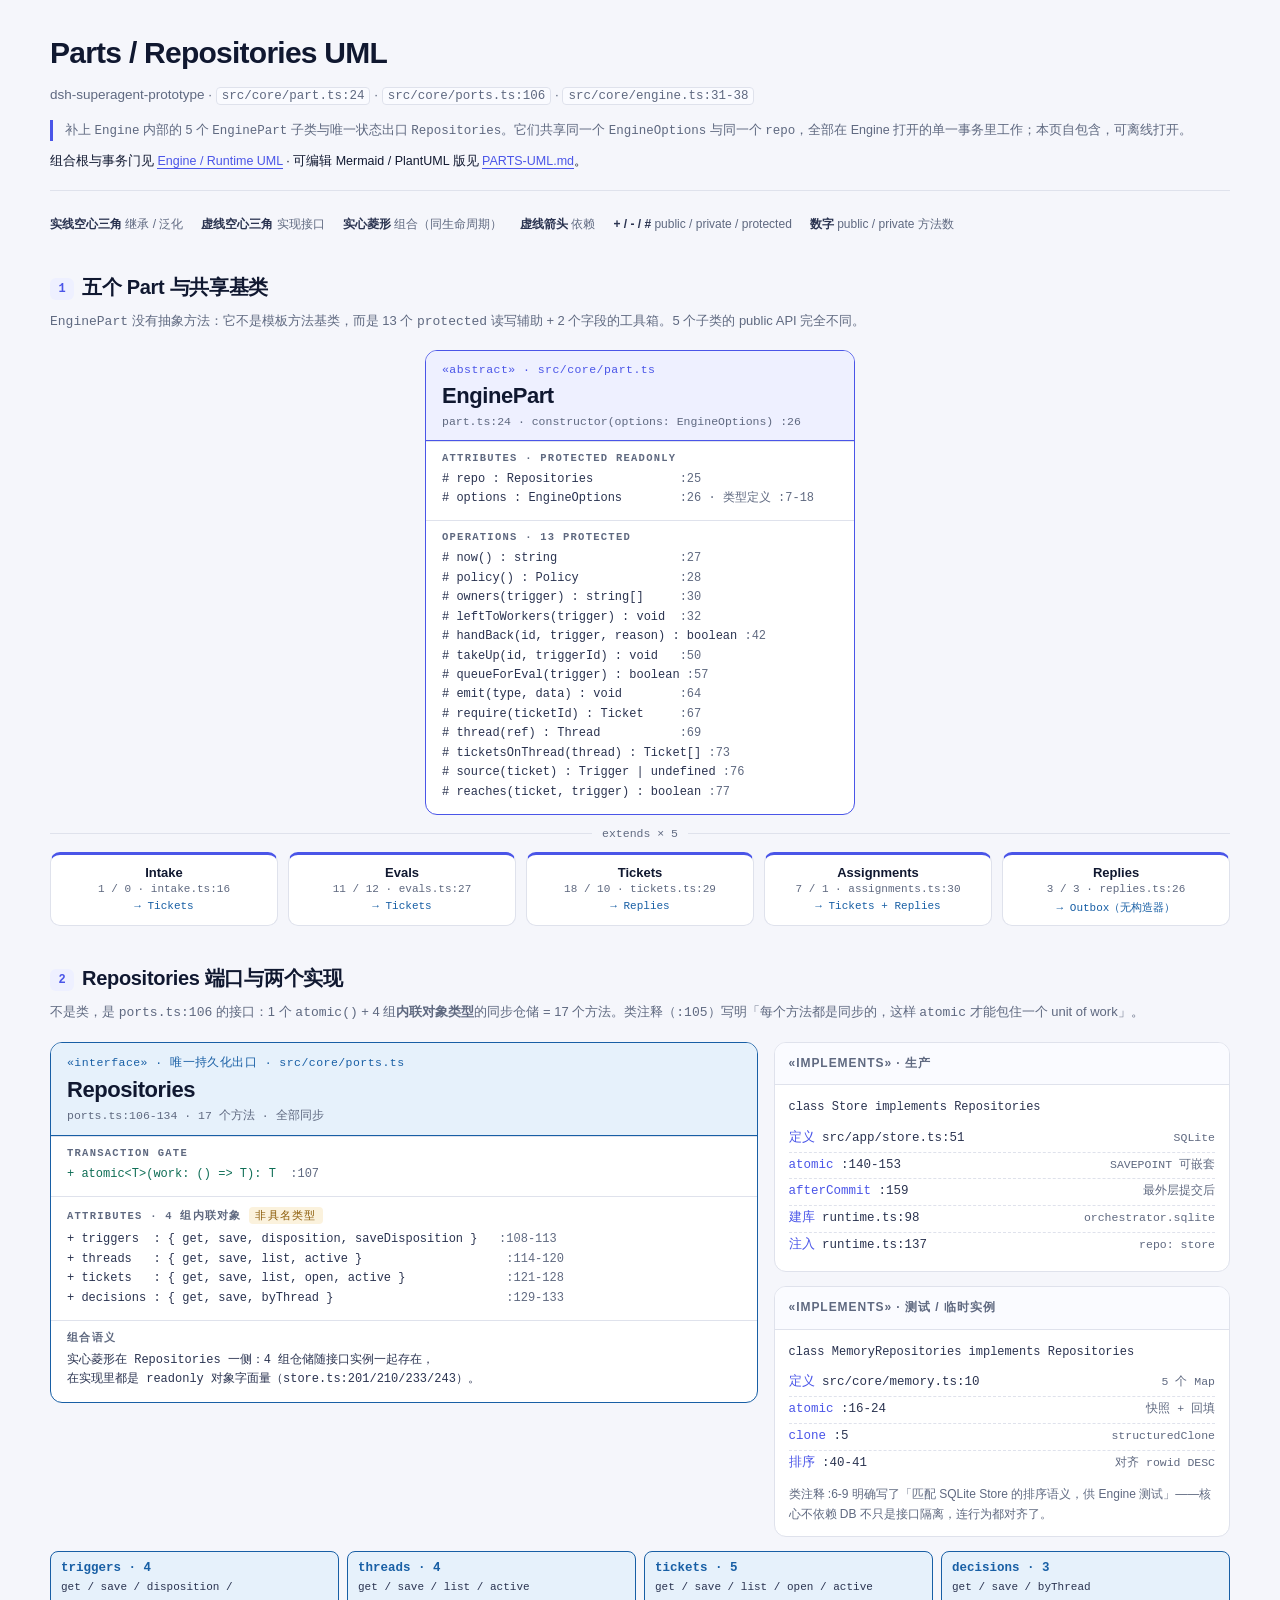
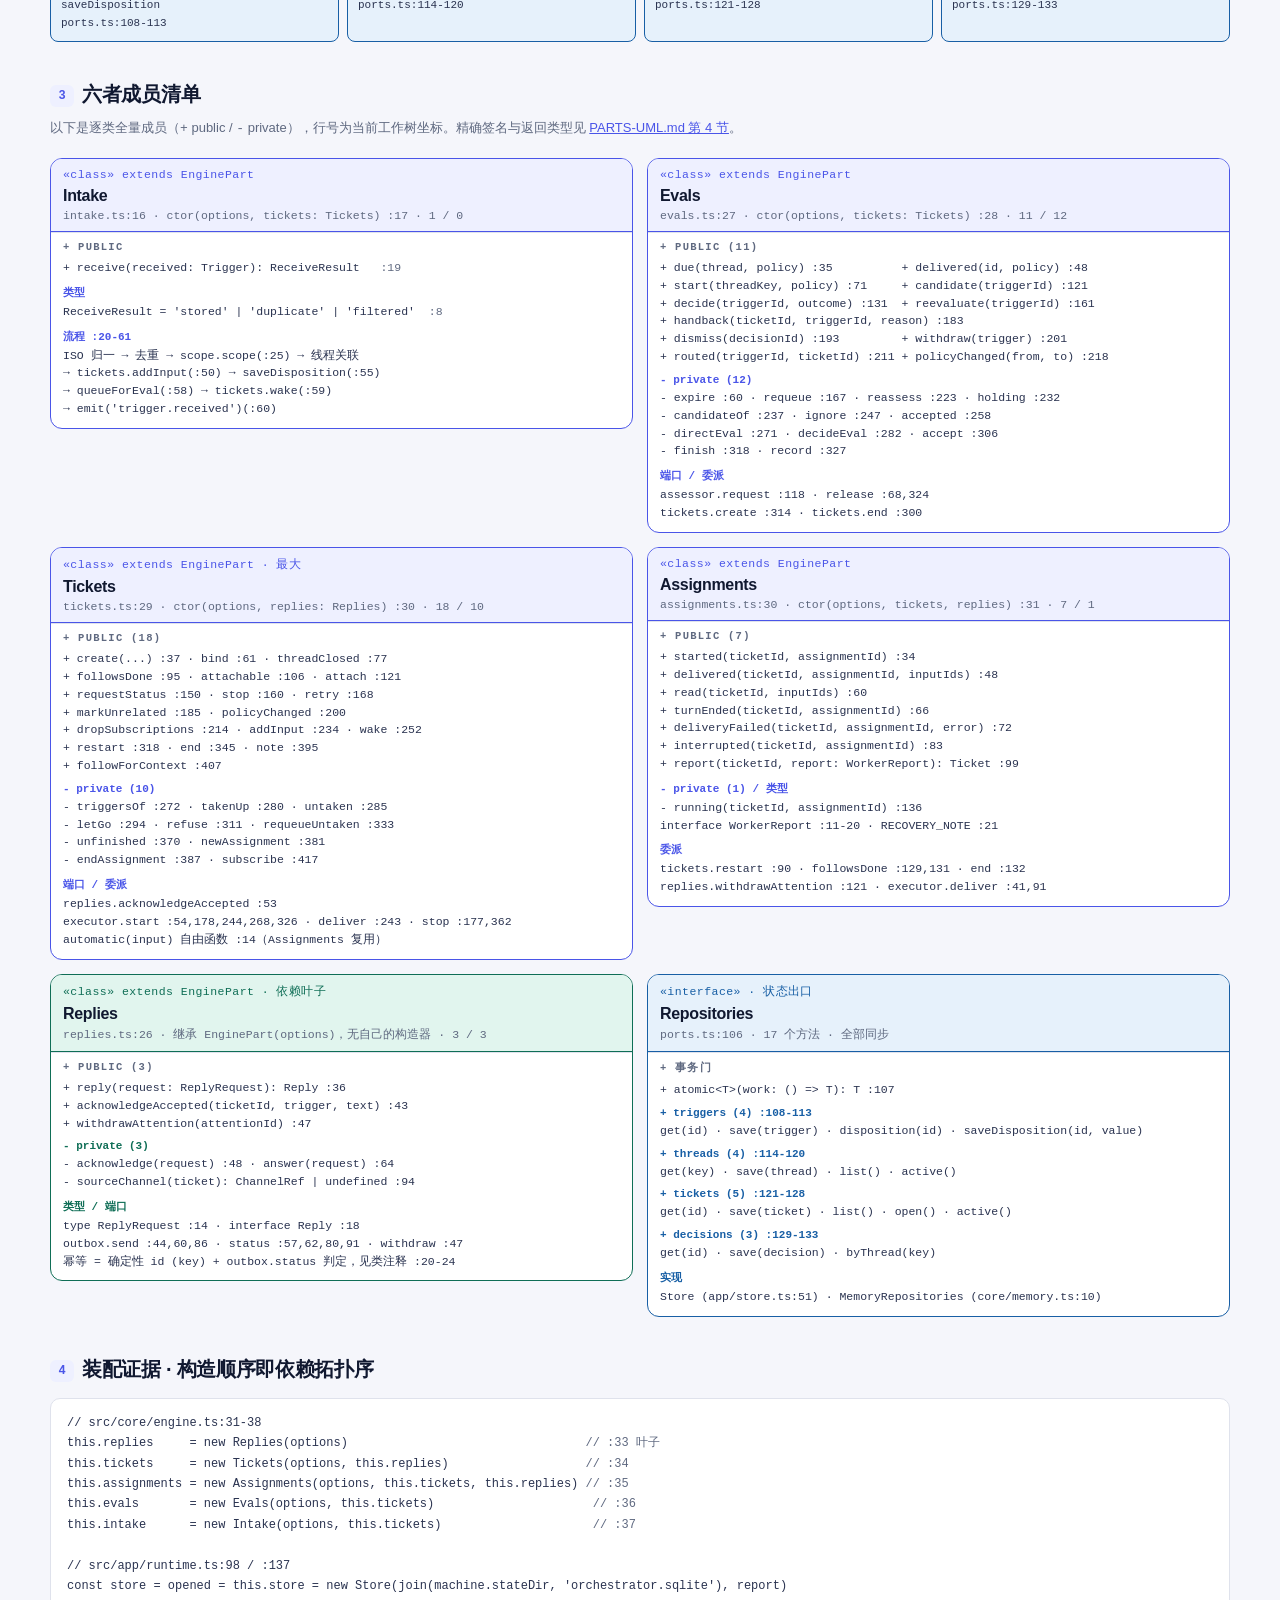
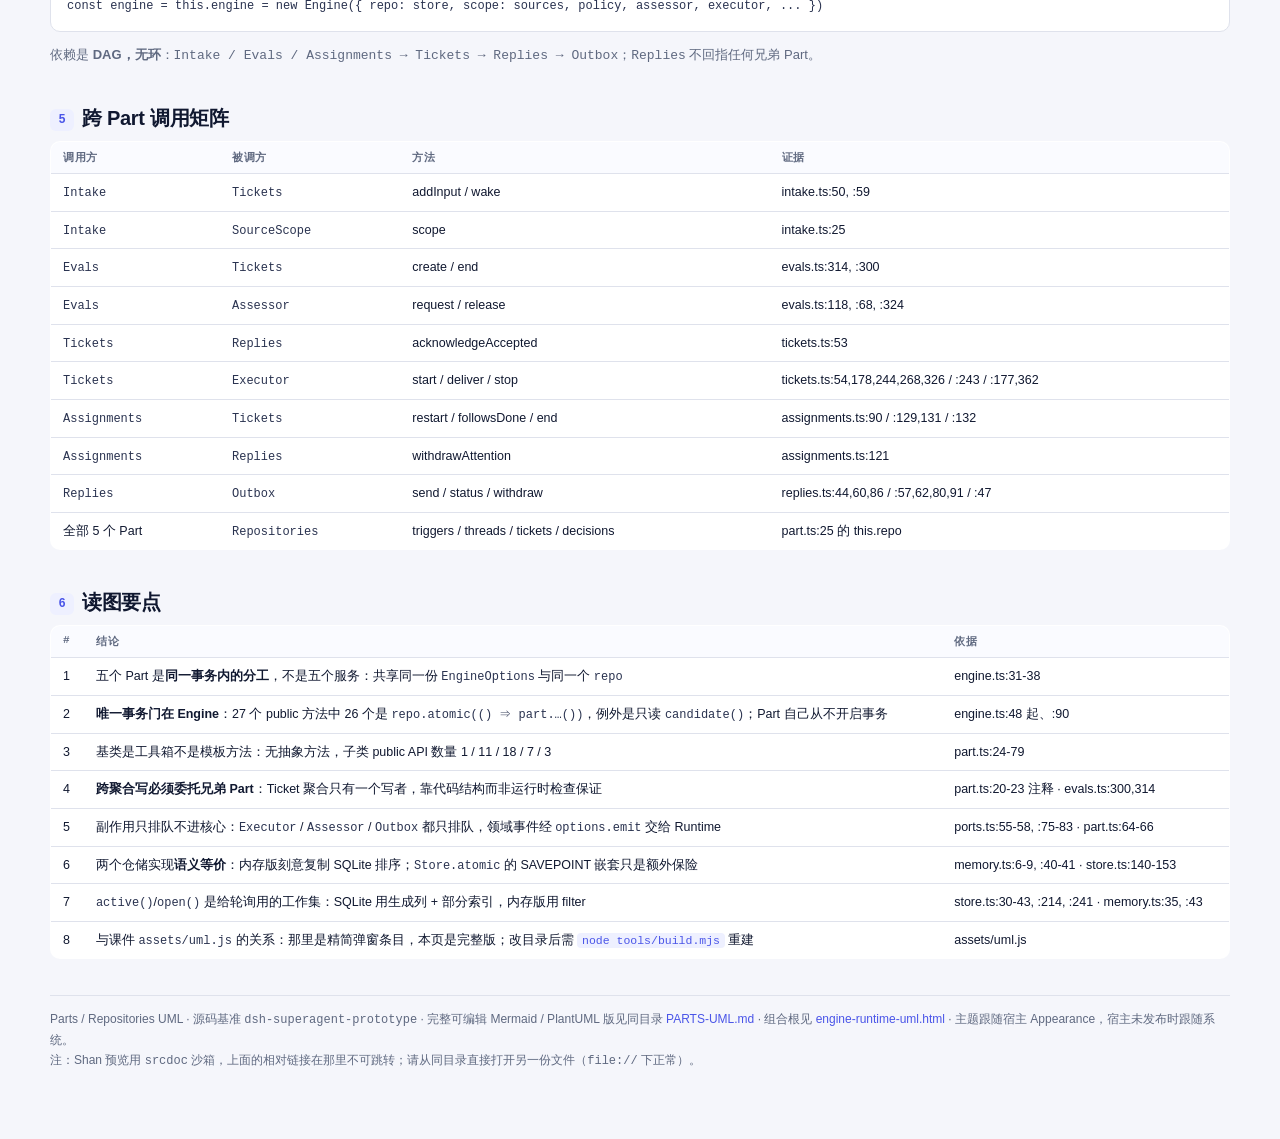
<file: lessons/super-agent/parts-uml.html>
<!DOCTYPE html>
<html lang="zh-CN">
<head>
<meta charset="utf-8">
<meta name="viewport" content="width=device-width, initial-scale=1">
<title>Parts / Repositories UML · dsh-superagent-prototype</title>
<style>
:root{
  --bg:#f5f6fb; --card:#ffffff; --card2:#fafbff; --ink:#101830; --ink2:#2a3350;
  --muted:#5f6980; --line:#dfe2ec; --accent:#4a55e8; --accent-soft:#eef0ff;
  --blue:#185fa5; --blue-soft:#e6f1fb; --green:#0f6e56; --green-soft:#e1f5ee;
  --amber:#8a5a06; --amber-soft:#fbf2dd;
  --mono:ui-monospace,"SF Mono",Menlo,Consolas,monospace;
  --sans:-apple-system,BlinkMacSystemFont,"Segoe UI","PingFang SC","Hiragino Sans GB","Microsoft YaHei",sans-serif;
}
html[data-theme="dark"]{
  --bg:#10121b; --card:#171a26; --card2:#1c2030; --ink:#eef1fb; --ink2:#c9d0e6;
  --muted:#98a1bb; --line:#2b3042; --accent:#8b93ff; --accent-soft:#1f2440;
  --blue:#85b7eb; --blue-soft:#152438; --green:#5dcaa5; --green-soft:#123027;
  --amber:#e8bd6d; --amber-soft:#31260f;
}
*{box-sizing:border-box}
body{margin:0;padding:28px 20px 60px;background:var(--bg);color:var(--ink);font:14px/1.65 var(--sans)}
.wrap{max-width:1180px;margin:0 auto}
header.top{border-bottom:1px solid var(--line);padding-bottom:18px;margin-bottom:24px}
h1{font-size:30px;letter-spacing:-.025em;margin:0 0 6px;font-weight:700}
.sub{color:var(--muted);font-size:13.5px;margin:0}
.sub code{font:12.5px var(--mono);background:var(--card2);border:1px solid var(--line);border-radius:4px;padding:1px 5px}
.note{margin:14px 0 0;font-size:12.5px;color:var(--muted);border-left:3px solid var(--accent);padding-left:12px}
.cross{margin:10px 0 0;font-size:12.5px}
.cross a{color:var(--accent);text-decoration:none;border-bottom:1px solid var(--accent)}
h2{font-size:20px;margin:36px 0 6px;letter-spacing:-.015em}
h2 .n{display:inline-grid;place-items:center;width:24px;height:22px;border-radius:6px;background:var(--accent-soft);color:var(--accent);font:600 12px var(--mono);margin-right:8px;vertical-align:2px}
.lead{color:var(--muted);font-size:13px;margin:0 0 18px}
.legend{display:flex;flex-wrap:wrap;gap:8px 18px;margin:0 0 22px;font-size:12px;color:var(--muted)}
.legend b{color:var(--ink2);font-weight:600}
.grid{display:grid;grid-template-columns:minmax(0,1.55fr) minmax(280px,1fr);gap:16px;align-items:start}
.stack{display:flex;flex-direction:column;gap:14px}
.card{background:var(--card);border:1px solid var(--line);border-radius:12px;overflow:hidden}
.card>h3{font-size:12px;letter-spacing:.08em;text-transform:uppercase;color:var(--muted);margin:0;padding:11px 14px;border-bottom:1px solid var(--line);background:var(--card2);font-weight:600}
.card .body{padding:12px 14px}
ul.clean{list-style:none;margin:0;padding:0}
ul.clean li{font:12.5px/1.75 var(--mono);color:var(--ink2);padding:2px 0;border-bottom:1px dashed var(--line)}
ul.clean li:last-child{border-bottom:0}
ul.clean li .k{color:var(--accent)}
ul.clean li .src{color:var(--muted);float:right;font-size:11.5px}
.uml{border:1.5px solid var(--accent);border-radius:12px;overflow:hidden;background:var(--card)}
.uml .head{background:var(--accent-soft);padding:12px 16px;border-bottom:1.5px solid var(--accent)}
.uml .stereo{font:11.5px var(--mono);color:var(--accent);letter-spacing:.04em}
.uml .head h3{margin:2px 0 0;font-size:22px;letter-spacing:-.02em;font-weight:700}
.uml .head .at{font:11.5px var(--mono);color:var(--muted)}
.uml .comp{border-top:1px solid var(--line);padding:10px 16px 12px}
.uml .comp:first-of-type{border-top:0}
.uml .comp h4{margin:0 0 6px;font:600 10.5px var(--mono);letter-spacing:.12em;text-transform:uppercase;color:var(--muted)}
.uml .grp{margin:8px 0 3px;font:600 11px var(--mono);color:var(--accent)}
.uml .line{font:12px/1.62 var(--mono);color:var(--ink2);white-space:pre-wrap;word-break:break-word}
.uml .line .p{color:var(--green)}
.uml .line .q{color:var(--muted)}
.uml.blue{border-color:var(--blue)}
.uml.blue .head{background:var(--blue-soft);border-bottom-color:var(--blue)}
.uml.blue .stereo,.uml.blue .grp{color:var(--blue)}
.uml.green{border-color:var(--green)}
.uml.green .head{background:var(--green-soft);border-bottom-color:var(--green)}
.uml.green .stereo,.uml.green .grp{color:var(--green)}
.uml.mini .head{padding:9px 12px}
.uml.mini .head h3{font-size:16px}
.uml.mini .comp{padding:8px 12px 10px}
.uml.mini .line{font-size:11.5px;line-height:1.55}
.inh-base{max-width:430px;margin:0 auto}
.inh-stem{display:flex;align-items:center;justify-content:center;gap:10px;margin:12px 0;color:var(--muted);font:11.5px var(--mono)}
.inh-stem:before,.inh-stem:after{content:"";height:1px;flex:1;background:var(--line)}
.inh-grid{display:grid;grid-template-columns:repeat(5,minmax(0,1fr));gap:10px}
.pbox{background:var(--card);border:1px solid var(--line);border-top:3px solid var(--accent);border-radius:10px;padding:10px 6px;text-align:center;min-width:0}
.pbox b{display:block;font:600 13px var(--sans);color:var(--ink);word-break:break-word}
.pbox span{display:block;font:11px var(--mono);color:var(--muted);margin-top:3px}
.pbox em{display:block;font:11px var(--mono);color:var(--blue);font-style:normal;margin-top:5px;word-break:break-word}
.strip4{display:grid;grid-template-columns:repeat(4,minmax(0,1fr));gap:8px;margin:14px 0 0}
.chip4{background:var(--blue-soft);border:1px solid var(--blue);border-radius:8px;padding:9px 10px;min-width:0}
.chip4 b{display:block;font:600 12.5px var(--mono);color:var(--blue)}
.chip4 span{display:block;font:11px/1.6 var(--mono);color:var(--ink2);margin-top:4px;word-break:break-word}
.parts{display:grid;grid-template-columns:repeat(2,minmax(0,1fr));gap:14px;align-items:start}
table{width:100%;border-collapse:collapse;font-size:12.5px;background:var(--card);border:1px solid var(--line);border-radius:10px;overflow:hidden}
th,td{text-align:left;padding:8px 12px;border-bottom:1px solid var(--line);vertical-align:top}
th{background:var(--card2);font:600 11px var(--mono);letter-spacing:.06em;color:var(--muted);text-transform:uppercase}
tr:last-child td{border-bottom:0}
td code{font:12px var(--mono);color:var(--ink2)}
td .src{font:11.5px var(--mono);color:var(--muted)}
pre{background:var(--card);border:1px solid var(--line);border-radius:10px;padding:14px 16px;overflow:auto;font:12px/1.7 var(--mono);color:var(--ink2)}
.kbd{font:11.5px var(--mono);background:var(--accent-soft);color:var(--accent);border-radius:4px;padding:1px 5px}
.tag{display:inline-block;font:11px var(--mono);border-radius:4px;padding:1px 6px;background:var(--amber-soft);color:var(--amber)}
footer{margin-top:36px;padding-top:14px;border-top:1px solid var(--line);color:var(--muted);font-size:12px}
footer a{color:var(--accent);text-decoration:none}
@media (max-width:900px){.grid,.parts{grid-template-columns:1fr}.inh-grid{grid-template-columns:repeat(2,minmax(0,1fr))}.strip4{grid-template-columns:repeat(2,minmax(0,1fr))}}
</style>
</head>
<body>
<div class="wrap">
<header class="top">
  <h1>Parts / Repositories UML</h1>
  <p class="sub">dsh-superagent-prototype · <code>src/core/part.ts:24</code> · <code>src/core/ports.ts:106</code> · <code>src/core/engine.ts:31-38</code></p>
  <p class="note">补上 <code>Engine</code> 内部的 5 个 <code>EnginePart</code> 子类与唯一状态出口 <code>Repositories</code>。它们共享同一个 <code>EngineOptions</code> 与同一个 <code>repo</code>，全部在 Engine 打开的单一事务里工作；本页自包含，可离线打开。</p>
  <p class="cross">组合根与事务门见 <a href="engine-runtime-uml.html">Engine / Runtime UML</a> · 可编辑 Mermaid / PlantUML 版见 <a href="PARTS-UML.md">PARTS-UML.md</a>。</p>
</header>

<div class="legend">
  <span><b>实线空心三角</b> 继承 / 泛化</span>
  <span><b>虚线空心三角</b> 实现接口</span>
  <span><b>实心菱形</b> 组合（同生命周期）</span>
  <span><b>虚线箭头</b> 依赖</span>
  <span><b>+ / - / #</b> public / private / protected</span>
  <span><b>数字</b> public / private 方法数</span>
</div>

<h2><span class="n">1</span>五个 Part 与共享基类</h2>
<p class="lead"><code>EnginePart</code> 没有抽象方法：它不是模板方法基类，而是 13 个 <code>protected</code> 读写辅助 + 2 个字段的工具箱。5 个子类的 public API 完全不同。</p>
<div class="inh">
  <div class="uml inh-base">
    <div class="head">
      <div class="stereo">«abstract» · src/core/part.ts</div>
      <h3>EnginePart</h3>
      <div class="at">part.ts:24 · constructor(options: EngineOptions) :26</div>
    </div>
    <div class="comp">
      <h4>attributes · protected readonly</h4>
      <div class="line"># repo : Repositories            <span class="q">:25</span></div>
      <div class="line"># options : EngineOptions        <span class="q">:26 · 类型定义 :7-18</span></div>
    </div>
    <div class="comp">
      <h4>operations · 13 protected</h4>
      <div class="line"># now() : string                 <span class="q">:27</span></div>
      <div class="line"># policy() : Policy              <span class="q">:28</span></div>
      <div class="line"># owners(trigger) : string[]     <span class="q">:30</span></div>
      <div class="line"># leftToWorkers(trigger) : void  <span class="q">:32</span></div>
      <div class="line"># handBack(id, trigger, reason) : boolean <span class="q">:42</span></div>
      <div class="line"># takeUp(id, triggerId) : void   <span class="q">:50</span></div>
      <div class="line"># queueForEval(trigger) : boolean <span class="q">:57</span></div>
      <div class="line"># emit(type, data) : void        <span class="q">:64</span></div>
      <div class="line"># require(ticketId) : Ticket     <span class="q">:67</span></div>
      <div class="line"># thread(ref) : Thread           <span class="q">:69</span></div>
      <div class="line"># ticketsOnThread(thread) : Ticket[] <span class="q">:73</span></div>
      <div class="line"># source(ticket) : Trigger | undefined <span class="q">:76</span></div>
      <div class="line"># reaches(ticket, trigger) : boolean <span class="q">:77</span></div>
    </div>
  </div>
  <div class="inh-stem">extends × 5</div>
  <div class="inh-grid">
    <div class="pbox"><b>Intake</b><span>1 / 0 · intake.ts:16</span><em>→ Tickets</em></div>
    <div class="pbox"><b>Evals</b><span>11 / 12 · evals.ts:27</span><em>→ Tickets</em></div>
    <div class="pbox"><b>Tickets</b><span>18 / 10 · tickets.ts:29</span><em>→ Replies</em></div>
    <div class="pbox"><b>Assignments</b><span>7 / 1 · assignments.ts:30</span><em>→ Tickets + Replies</em></div>
    <div class="pbox"><b>Replies</b><span>3 / 3 · replies.ts:26</span><em>→ Outbox（无构造器）</em></div>
  </div>
</div>

<h2><span class="n">2</span>Repositories 端口与两个实现</h2>
<p class="lead">不是类，是 <code>ports.ts:106</code> 的接口：1 个 <code>atomic()</code> + 4 组<b>内联对象类型</b>的同步仓储 = 17 个方法。类注释（<code>:105</code>）写明「每个方法都是同步的，这样 <code>atomic</code> 才能包住一个 unit of work」。</p>
<div class="grid">
  <div class="uml blue">
    <div class="head">
      <div class="stereo">«interface» · 唯一持久化出口 · src/core/ports.ts</div>
      <h3>Repositories</h3>
      <div class="at">ports.ts:106-134 · 17 个方法 · 全部同步</div>
    </div>
    <div class="comp">
      <h4>transaction gate</h4>
      <div class="line"><span class="p">+ atomic&lt;T&gt;(work: () =&gt; T): T</span>  <span class="q">:107</span></div>
    </div>
    <div class="comp">
      <h4>attributes · 4 组内联对象 <span class="tag">非具名类型</span></h4>
      <div class="line">+ triggers  : { get, save, disposition, saveDisposition }   <span class="q">:108-113</span></div>
      <div class="line">+ threads   : { get, save, list, active }                    <span class="q">:114-120</span></div>
      <div class="line">+ tickets   : { get, save, list, open, active }              <span class="q">:121-128</span></div>
      <div class="line">+ decisions : { get, save, byThread }                        <span class="q">:129-133</span></div>
    </div>
    <div class="comp">
      <h4>组合语义</h4>
      <div class="line">实心菱形在 Repositories 一侧：4 组仓储随接口实例一起存在，</div>
      <div class="line">在实现里都是 <code>readonly</code> 对象字面量（store.ts:201/210/233/243）。</div>
    </div>
  </div>
  <div class="stack">
    <div class="card">
      <h3>«implements» · 生产</h3>
      <div class="body">
        <div class="line" style="font:12px/1.7 var(--mono);color:var(--ink2)">class Store implements Repositories</div>
        <ul class="clean" style="margin-top:8px">
          <li><span class="k">定义</span> src/app/store.ts:51 <span class="src">SQLite</span></li>
          <li><span class="k">atomic</span> :140-153 <span class="src">SAVEPOINT 可嵌套</span></li>
          <li><span class="k">afterCommit</span> :159 <span class="src">最外层提交后</span></li>
          <li><span class="k">建库</span> runtime.ts:98 <span class="src">orchestrator.sqlite</span></li>
          <li><span class="k">注入</span> runtime.ts:137 <span class="src">repo: store</span></li>
        </ul>
      </div>
    </div>
    <div class="card">
      <h3>«implements» · 测试 / 临时实例</h3>
      <div class="body">
        <div class="line" style="font:12px/1.7 var(--mono);color:var(--ink2)">class MemoryRepositories implements Repositories</div>
        <ul class="clean" style="margin-top:8px">
          <li><span class="k">定义</span> src/core/memory.ts:10 <span class="src">5 个 Map</span></li>
          <li><span class="k">atomic</span> :16-24 <span class="src">快照 + 回填</span></li>
          <li><span class="k">clone</span> :5 <span class="src">structuredClone</span></li>
          <li><span class="k">排序</span> :40-41 <span class="src">对齐 rowid DESC</span></li>
        </ul>
        <p style="font-size:12px;color:var(--muted);margin:8px 0 0">类注释 :6-9 明确写了「匹配 SQLite Store 的排序语义，供 Engine 测试」——核心不依赖 DB 不只是接口隔离，连行为都对齐了。</p>
      </div>
    </div>
  </div>
</div>
<div class="strip4">
  <div class="chip4"><b>triggers · 4</b><span>get / save / disposition / saveDisposition<br>ports.ts:108-113</span></div>
  <div class="chip4"><b>threads · 4</b><span>get / save / list / active<br>ports.ts:114-120</span></div>
  <div class="chip4"><b>tickets · 5</b><span>get / save / list / open / active<br>ports.ts:121-128</span></div>
  <div class="chip4"><b>decisions · 3</b><span>get / save / byThread<br>ports.ts:129-133</span></div>
</div>

<h2><span class="n">3</span>六者成员清单</h2>
<p class="lead">以下是逐类全量成员（<code>+</code> public / <code>-</code> private），行号为当前工作树坐标。精确签名与返回类型见 <a href="PARTS-UML.md" style="color:var(--accent)">PARTS-UML.md 第 4 节</a>。</p>
<div class="parts">

  <div class="uml mini">
    <div class="head"><div class="stereo">«class» extends EnginePart</div><h3>Intake</h3><div class="at">intake.ts:16 · ctor(options, tickets: Tickets) :17 · 1 / 0</div></div>
    <div class="comp">
      <h4>+ public</h4>
      <div class="line">+ receive(received: Trigger): ReceiveResult   <span class="q">:19</span></div>
      <div class="grp">类型</div>
      <div class="line">ReceiveResult = 'stored' | 'duplicate' | 'filtered'  <span class="q">:8</span></div>
      <div class="grp">流程 :20-61</div>
      <div class="line">ISO 归一 → 去重 → scope.scope(:25) → 线程关联</div>
      <div class="line">→ tickets.addInput(:50) → saveDisposition(:55)</div>
      <div class="line">→ queueForEval(:58) → tickets.wake(:59)</div>
      <div class="line">→ emit('trigger.received')(:60)</div>
    </div>
  </div>

  <div class="uml mini">
    <div class="head"><div class="stereo">«class» extends EnginePart</div><h3>Evals</h3><div class="at">evals.ts:27 · ctor(options, tickets: Tickets) :28 · 11 / 12</div></div>
    <div class="comp">
      <h4>+ public (11)</h4>
      <div class="line">+ due(thread, policy) :35          + delivered(id, policy) :48</div>
      <div class="line">+ start(threadKey, policy) :71     + candidate(triggerId) :121</div>
      <div class="line">+ decide(triggerId, outcome) :131  + reevaluate(triggerId) :161</div>
      <div class="line">+ handback(ticketId, triggerId, reason) :183</div>
      <div class="line">+ dismiss(decisionId) :193         + withdraw(trigger) :201</div>
      <div class="line">+ routed(triggerId, ticketId) :211 + policyChanged(from, to) :218</div>
      <div class="grp">- private (12)</div>
      <div class="line">- expire :60 · requeue :167 · reassess :223 · holding :232</div>
      <div class="line">- candidateOf :237 · ignore :247 · accepted :258</div>
      <div class="line">- directEval :271 · decideEval :282 · accept :306</div>
      <div class="line">- finish :318 · record :327</div>
      <div class="grp">端口 / 委派</div>
      <div class="line">assessor.request :118 · release :68,324</div>
      <div class="line">tickets.create :314 · tickets.end :300</div>
    </div>
  </div>

  <div class="uml mini">
    <div class="head"><div class="stereo">«class» extends EnginePart · 最大</div><h3>Tickets</h3><div class="at">tickets.ts:29 · ctor(options, replies: Replies) :30 · 18 / 10</div></div>
    <div class="comp">
      <h4>+ public (18)</h4>
      <div class="line">+ create(...) :37 · bind :61 · threadClosed :77</div>
      <div class="line">+ followsDone :95 · attachable :106 · attach :121</div>
      <div class="line">+ requestStatus :150 · stop :160 · retry :168</div>
      <div class="line">+ markUnrelated :185 · policyChanged :200</div>
      <div class="line">+ dropSubscriptions :214 · addInput :234 · wake :252</div>
      <div class="line">+ restart :318 · end :345 · note :395</div>
      <div class="line">+ followForContext :407</div>
      <div class="grp">- private (10)</div>
      <div class="line">- triggersOf :272 · takenUp :280 · untaken :285</div>
      <div class="line">- letGo :294 · refuse :311 · requeueUntaken :333</div>
      <div class="line">- unfinished :370 · newAssignment :381</div>
      <div class="line">- endAssignment :387 · subscribe :417</div>
      <div class="grp">端口 / 委派</div>
      <div class="line">replies.acknowledgeAccepted :53</div>
      <div class="line">executor.start :54,178,244,268,326 · deliver :243 · stop :177,362</div>
      <div class="line">automatic(input) 自由函数 :14（Assignments 复用）</div>
    </div>
  </div>

  <div class="uml mini">
    <div class="head"><div class="stereo">«class» extends EnginePart</div><h3>Assignments</h3><div class="at">assignments.ts:30 · ctor(options, tickets, replies) :31 · 7 / 1</div></div>
    <div class="comp">
      <h4>+ public (7)</h4>
      <div class="line">+ started(ticketId, assignmentId) :34</div>
      <div class="line">+ delivered(ticketId, assignmentId, inputIds) :48</div>
      <div class="line">+ read(ticketId, inputIds) :60</div>
      <div class="line">+ turnEnded(ticketId, assignmentId) :66</div>
      <div class="line">+ deliveryFailed(ticketId, assignmentId, error) :72</div>
      <div class="line">+ interrupted(ticketId, assignmentId) :83</div>
      <div class="line">+ report(ticketId, report: WorkerReport): Ticket :99</div>
      <div class="grp">- private (1) / 类型</div>
      <div class="line">- running(ticketId, assignmentId) :136</div>
      <div class="line">interface WorkerReport :11-20 · RECOVERY_NOTE :21</div>
      <div class="grp">委派</div>
      <div class="line">tickets.restart :90 · followsDone :129,131 · end :132</div>
      <div class="line">replies.withdrawAttention :121 · executor.deliver :41,91</div>
    </div>
  </div>

  <div class="uml mini green">
    <div class="head"><div class="stereo">«class» extends EnginePart · 依赖叶子</div><h3>Replies</h3><div class="at">replies.ts:26 · 继承 EnginePart(options)，无自己的构造器 · 3 / 3</div></div>
    <div class="comp">
      <h4>+ public (3)</h4>
      <div class="line">+ reply(request: ReplyRequest): Reply :36</div>
      <div class="line">+ acknowledgeAccepted(ticketId, trigger, text) :43</div>
      <div class="line">+ withdrawAttention(attentionId) :47</div>
      <div class="grp">- private (3)</div>
      <div class="line">- acknowledge(request) :48 · answer(request) :64</div>
      <div class="line">- sourceChannel(ticket): ChannelRef | undefined :94</div>
      <div class="grp">类型 / 端口</div>
      <div class="line">type ReplyRequest :14 · interface Reply :18</div>
      <div class="line">outbox.send :44,60,86 · status :57,62,80,91 · withdraw :47</div>
      <div class="line">幂等 = 确定性 id (key) + outbox.status 判定，见类注释 :20-24</div>
    </div>
  </div>

  <div class="uml mini blue">
    <div class="head"><div class="stereo">«interface» · 状态出口</div><h3>Repositories</h3><div class="at">ports.ts:106 · 17 个方法 · 全部同步</div></div>
    <div class="comp">
      <h4>+ 事务门</h4>
      <div class="line">+ atomic&lt;T&gt;(work: () =&gt; T): T :107</div>
      <div class="grp">+ triggers (4) :108-113</div>
      <div class="line">get(id) · save(trigger) · disposition(id) · saveDisposition(id, value)</div>
      <div class="grp">+ threads (4) :114-120</div>
      <div class="line">get(key) · save(thread) · list() · active()</div>
      <div class="grp">+ tickets (5) :121-128</div>
      <div class="line">get(id) · save(ticket) · list() · open() · active()</div>
      <div class="grp">+ decisions (3) :129-133</div>
      <div class="line">get(id) · save(decision) · byThread(key)</div>
      <div class="grp">实现</div>
      <div class="line">Store (app/store.ts:51) · MemoryRepositories (core/memory.ts:10)</div>
    </div>
  </div>

</div>

<h2><span class="n">4</span>装配证据 · 构造顺序即依赖拓扑序</h2>
<pre>// src/core/engine.ts:31-38
this.replies     = new Replies(options)                                 <span style="color:var(--muted)">// :33 叶子</span>
this.tickets     = new Tickets(options, this.replies)                   <span style="color:var(--muted)">// :34</span>
this.assignments = new Assignments(options, this.tickets, this.replies) <span style="color:var(--muted)">// :35</span>
this.evals       = new Evals(options, this.tickets)                      <span style="color:var(--muted)">// :36</span>
this.intake      = new Intake(options, this.tickets)                     <span style="color:var(--muted)">// :37</span>

// src/app/runtime.ts:98 / :137
const store = opened = this.store = new Store(join(machine.stateDir, 'orchestrator.sqlite'), report)
const engine = this.engine = new Engine({ repo: store, scope: sources, policy, assessor, executor, ... })</pre>
<p class="lead" style="margin-top:10px">依赖是 <b>DAG，无环</b>：<code>Intake / Evals / Assignments → Tickets → Replies → Outbox</code>；<code>Replies</code> 不回指任何兄弟 Part。</p>

<h2><span class="n">5</span>跨 Part 调用矩阵</h2>
<table>
  <thead><tr><th>调用方</th><th>被调方</th><th>方法</th><th>证据</th></tr></thead>
  <tbody>
    <tr><td><code>Intake</code></td><td><code>Tickets</code></td><td>addInput / wake</td><td class="src">intake.ts:50, :59</td></tr>
    <tr><td><code>Intake</code></td><td><code>SourceScope</code></td><td>scope</td><td class="src">intake.ts:25</td></tr>
    <tr><td><code>Evals</code></td><td><code>Tickets</code></td><td>create / end</td><td class="src">evals.ts:314, :300</td></tr>
    <tr><td><code>Evals</code></td><td><code>Assessor</code></td><td>request / release</td><td class="src">evals.ts:118, :68, :324</td></tr>
    <tr><td><code>Tickets</code></td><td><code>Replies</code></td><td>acknowledgeAccepted</td><td class="src">tickets.ts:53</td></tr>
    <tr><td><code>Tickets</code></td><td><code>Executor</code></td><td>start / deliver / stop</td><td class="src">tickets.ts:54,178,244,268,326 / :243 / :177,362</td></tr>
    <tr><td><code>Assignments</code></td><td><code>Tickets</code></td><td>restart / followsDone / end</td><td class="src">assignments.ts:90 / :129,131 / :132</td></tr>
    <tr><td><code>Assignments</code></td><td><code>Replies</code></td><td>withdrawAttention</td><td class="src">assignments.ts:121</td></tr>
    <tr><td><code>Replies</code></td><td><code>Outbox</code></td><td>send / status / withdraw</td><td class="src">replies.ts:44,60,86 / :57,62,80,91 / :47</td></tr>
    <tr><td>全部 5 个 Part</td><td><code>Repositories</code></td><td>triggers / threads / tickets / decisions</td><td class="src">part.ts:25 的 this.repo</td></tr>
  </tbody>
</table>

<h2><span class="n">6</span>读图要点</h2>
<table>
  <thead><tr><th>#</th><th>结论</th><th>依据</th></tr></thead>
  <tbody>
    <tr><td>1</td><td>五个 Part 是<b>同一事务内的分工</b>，不是五个服务：共享同一份 <code>EngineOptions</code> 与同一个 <code>repo</code></td><td class="src">engine.ts:31-38</td></tr>
    <tr><td>2</td><td><b>唯一事务门在 Engine</b>：27 个 public 方法中 26 个是 <code>repo.atomic(() ⇒ part.…())</code>，例外是只读 <code>candidate()</code>；Part 自己从不开启事务</td><td class="src">engine.ts:48 起、:90</td></tr>
    <tr><td>3</td><td>基类是工具箱不是模板方法：无抽象方法，子类 public API 数量 1 / 11 / 18 / 7 / 3</td><td class="src">part.ts:24-79</td></tr>
    <tr><td>4</td><td><b>跨聚合写必须委托兄弟 Part</b>：Ticket 聚合只有一个写者，靠代码结构而非运行时检查保证</td><td class="src">part.ts:20-23 注释 · evals.ts:300,314</td></tr>
    <tr><td>5</td><td>副作用只排队不进核心：<code>Executor</code> / <code>Assessor</code> / <code>Outbox</code> 都只排队，领域事件经 <code>options.emit</code> 交给 Runtime</td><td class="src">ports.ts:55-58, :75-83 · part.ts:64-66</td></tr>
    <tr><td>6</td><td>两个仓储实现<b>语义等价</b>：内存版刻意复制 SQLite 排序；<code>Store.atomic</code> 的 SAVEPOINT 嵌套只是额外保险</td><td class="src">memory.ts:6-9, :40-41 · store.ts:140-153</td></tr>
    <tr><td>7</td><td><code>active()</code>/<code>open()</code> 是给轮询用的工作集：SQLite 用生成列 + 部分索引，内存版用 filter</td><td class="src">store.ts:30-43, :214, :241 · memory.ts:35, :43</td></tr>
    <tr><td>8</td><td>与课件 <code>assets/uml.js</code> 的关系：那里是精简弹窗条目，本页是完整版；改目录后需 <span class="kbd">node tools/build.mjs</span> 重建</td><td class="src">assets/uml.js</td></tr>
  </tbody>
</table>

<footer>
  Parts / Repositories UML · 源码基准 <code>dsh-superagent-prototype</code> · 完整可编辑 Mermaid / PlantUML 版见同目录 <a href="PARTS-UML.md">PARTS-UML.md</a> · 组合根见 <a href="engine-runtime-uml.html">engine-runtime-uml.html</a> · 主题跟随宿主 Appearance，宿主未发布时跟随系统。
  <br><span style="color:var(--muted)">注：Shan 预览用 <code>srcdoc</code> 沙箱，上面的相对链接在那里不可跳转；请从同目录直接打开另一份文件（<code>file://</code> 下正常）。</span>
</footer>
</div>
<script>
(function () {
  try {
    var hint = window.__SHAN_THEME__ || window.WAY2SA_PARENT_THEME;
    var q = window.matchMedia('(prefers-color-scheme: dark)');
    function apply() {
      var t = (hint === 'dark' || hint === 'light') ? hint : (q.matches ? 'dark' : 'light');
      document.documentElement.setAttribute('data-theme', t);
      document.documentElement.style.colorScheme = t;
    }
    apply();
    if (q.addEventListener) q.addEventListener('change', apply);
    window.addEventListener('message', function (e) {
      var d = e.data;
      if (!d) return;
      var v = d.shanTheme || d.way2saTheme;
      if (v === 'dark' || v === 'light') { hint = v; apply(); }
    });
  } catch (e) { /* opaque-origin sandbox: fall back to the CSS media query */ }
})();
</script>
</body>
</html>
</file>
